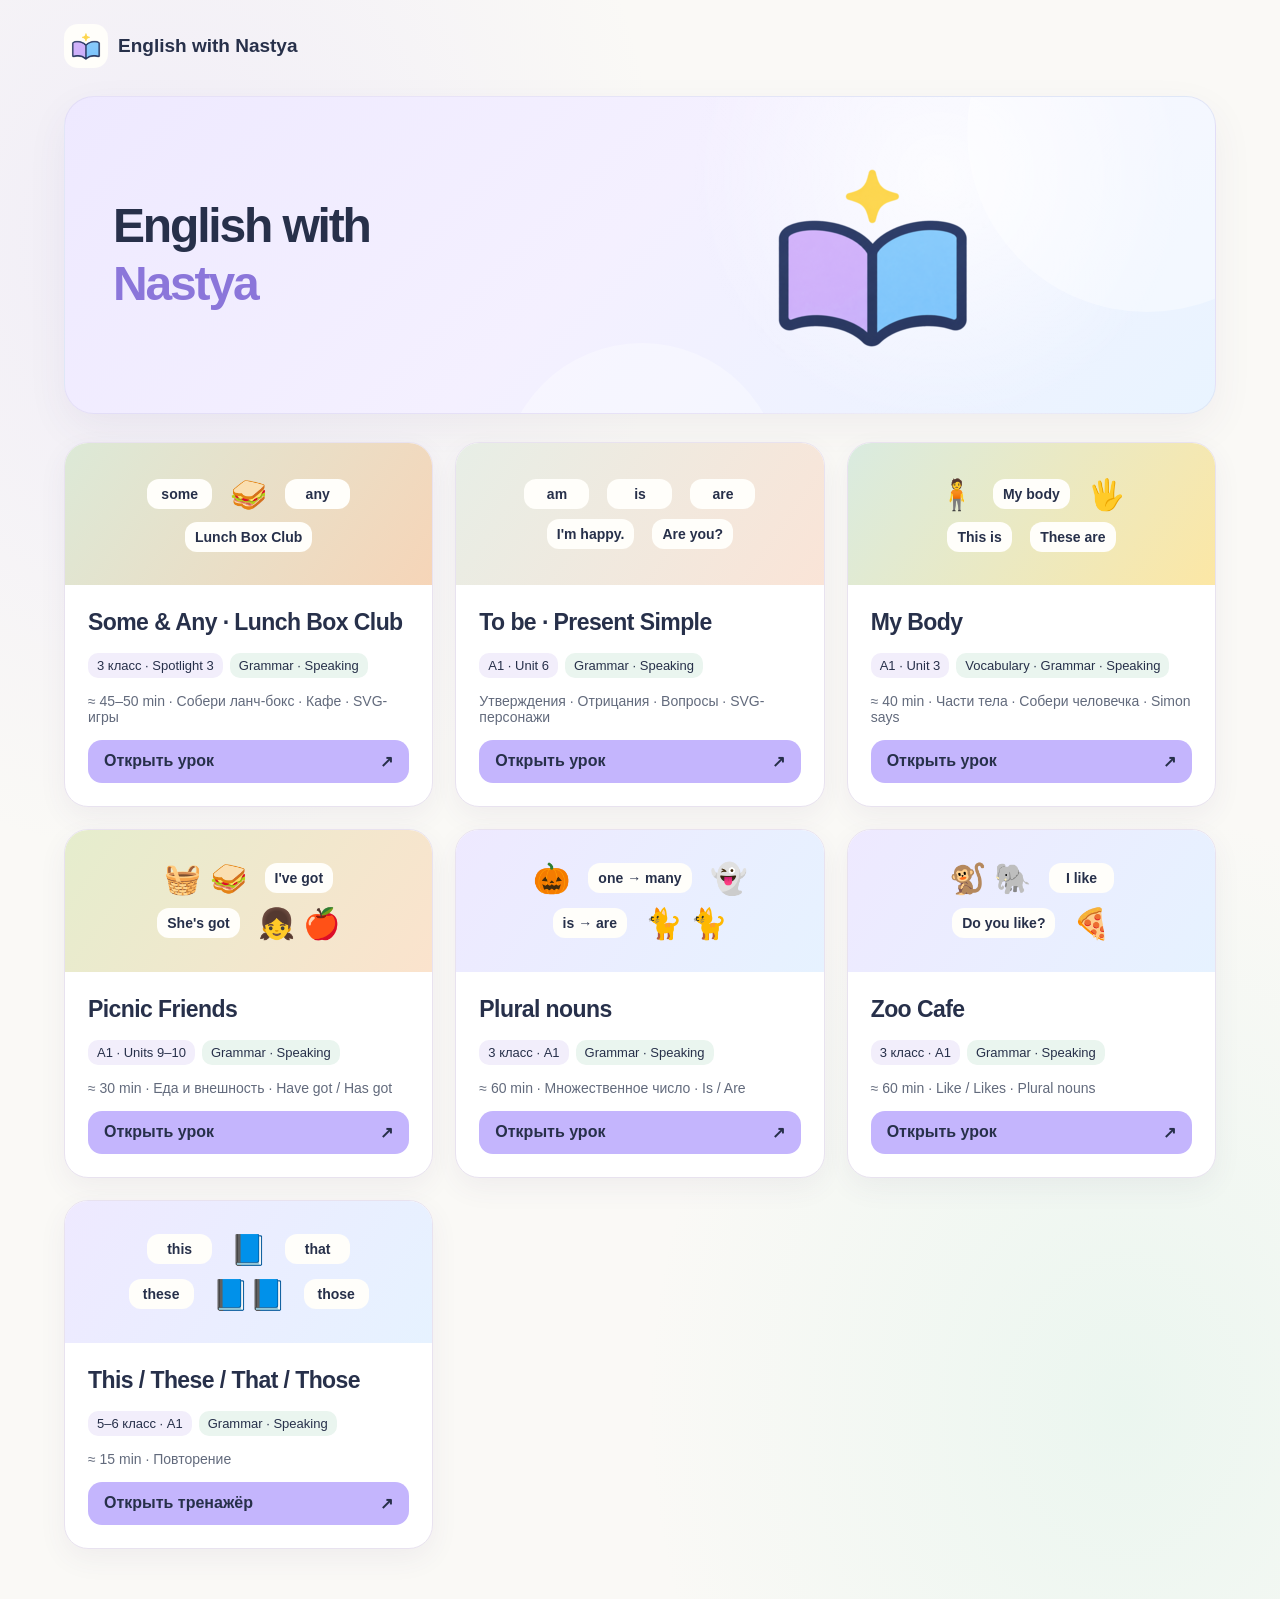
<file: index.html>
<!doctype html>
<html lang="en">
<head>
  <meta charset="utf-8">
  <meta name="viewport" content="width=device-width, initial-scale=1">
<link rel="icon" type="image/png" sizes="256x256" href="./favicon.png?v=3">
<meta name="theme-color" content="#faf9f6">
  <title>English with Nastya</title>
  <style>
    :root {
      color-scheme: light;
      --paper: #faf9f6;
      --ink: #27304a;
      --lavender: #c4b5fd;
      --lavender-deep: #8b76da;
      --blue: #bfdbfe;
      --mint: #bcebd9;
      --peach: #f8c7b5;
      --yellow: #fce7a5;
      --white: #fffefa;
    }

    * { box-sizing: border-box; }

    html, body { min-height: 100%; }

    body {
      margin: 0;
      overflow-x: hidden;
      background:
        radial-gradient(ellipse at 12% 15%, rgba(196, 181, 253, .18), transparent 32rem),
        radial-gradient(ellipse at 88% 88%, rgba(167, 232, 208, .18), transparent 30rem),
        var(--paper);
      color: var(--ink);
      font-family: "Nunito", "Avenir Next", Avenir, "Segoe UI", sans-serif;
    }

    .page {
      min-height: 100svh;
      display: grid;
      place-items: center;
      padding: clamp(20px, 5vw, 72px);
    }

    .hero {
      isolation: isolate;
      position: relative;
      display: grid;
      grid-template-columns: 1.05fr .95fr;
      align-items: center;
      width: min(100%, 1180px);
      min-height: min(690px, calc(100svh - 80px));
      padding: clamp(34px, 7vw, 88px);
      overflow: hidden;
      border: 1px solid rgba(92, 76, 151, .08);
      border-radius: clamp(30px, 5vw, 54px);
      background:
        radial-gradient(circle at 76% 25%, rgba(255,255,255,.82), transparent 27%),
        linear-gradient(135deg, #eee9ff 0%, #f4f0ff 47%, #e9f4ff 100%);
      box-shadow: 0 28px 80px rgba(72, 61, 117, .11);
    }

    .hero::before,
    .hero::after {
      content: "";
      position: absolute;
      z-index: -1;
      border-radius: 50%;
      pointer-events: none;
    }

    .hero::before {
      width: 360px;
      height: 360px;
      right: -112px;
      top: -145px;
      background: rgba(255, 255, 255, .36);
    }

    .hero::after {
      width: 280px;
      height: 280px;
      left: 38%;
      bottom: -210px;
      background: rgba(255, 255, 255, .32);
    }

    .title-wrap {
      position: relative;
      z-index: 2;
      max-width: 620px;
      animation: rise-in .8s cubic-bezier(.2,.8,.2,1) both;
    }

    .mark {
      display: grid;
      place-items: center;
      width: 62px;
      height: 62px;
      margin-bottom: clamp(26px, 4vw, 42px);
      border: 1px solid rgba(139, 118, 218, .16);
      border-radius: 21px;
      background: rgba(255, 254, 250, .76);
      box-shadow: 0 10px 24px rgba(91, 77, 143, .1);
    }

    .mark svg { width: 35px; height: 35px; }

    h1 {
      margin: 0;
      font-size: clamp(3.5rem, 8.2vw, 7.6rem);
      font-weight: 800;
      letter-spacing: -.075em;
      line-height: .91;
    }

    h1 span { display: block; }
    h1 .first { white-space: nowrap; }
    h1 .name {
      margin-top: .13em;
      color: var(--lavender-deep);
    }

    .art {
      position: relative;
      width: min(100%, 440px);
      aspect-ratio: 1 / 1;
      justify-self: center;
      animation: float-in 1s .12s cubic-bezier(.2,.8,.2,1) both;
    }

    .orbit {
      position: absolute;
      inset: 7%;
      border: 1px solid rgba(139, 118, 218, .18);
      border-radius: 50%;
      transform: rotate(-18deg) scaleY(.73);
    }

    .orbit::before,
    .orbit::after {
      content: "";
      position: absolute;
      border: 1px solid rgba(139, 118, 218, .12);
      border-radius: 50%;
      inset: 8%;
    }

    .orbit::after { inset: 17%; }

    .book {
      position: absolute;
      width: 63%;
      height: 47%;
      left: 19%;
      top: 29%;
      transform: rotate(-8deg);
      filter: drop-shadow(0 24px 18px rgba(81, 68, 124, .17));
    }

    .book-back {
      position: absolute;
      inset: 7% 0 0 4%;
      border-radius: 15px 20px 19px 13px;
      background: #8f7bd8;
      transform: skewY(3deg);
    }

    .book-pages {
      position: absolute;
      inset: 0 2% 9% 0;
      display: grid;
      grid-template-columns: 1fr 1fr;
      overflow: hidden;
      border-radius: 16px 20px 17px 13px;
      background: var(--white);
      box-shadow: inset 0 -5px 0 rgba(39, 48, 74, .045);
    }

    .book-pages::before {
      content: "";
      position: absolute;
      left: 50%;
      top: 0;
      bottom: 0;
      width: 2px;
      background: #e8e1fa;
      box-shadow: -5px 0 9px rgba(39, 48, 74, .04), 5px 0 9px rgba(39, 48, 74, .04);
    }

    .page-half { position: relative; padding: 14% 12%; }
    .page-half::before,
    .page-half::after {
      content: "";
      position: absolute;
      left: 19%;
      right: 19%;
      height: 3px;
      border-radius: 4px;
      background: #e9e4f4;
    }
    .page-half::before { top: 31%; }
    .page-half::after { top: 43%; }
    .page-half.right::before { background: #d6eddf; }
    .page-half.right::after { top: 55%; }

    .flower {
      position: absolute;
      width: 68px;
      height: 68px;
      right: 11%;
      bottom: 16%;
      transform: rotate(12deg);
    }

    .flower i {
      position: absolute;
      left: 27px;
      top: 2px;
      width: 15px;
      height: 29px;
      border-radius: 50% 50% 45% 45%;
      background: var(--peach);
      transform-origin: 7px 32px;
    }
    .flower i:nth-child(2) { transform: rotate(72deg); }
    .flower i:nth-child(3) { transform: rotate(144deg); }
    .flower i:nth-child(4) { transform: rotate(216deg); }
    .flower i:nth-child(5) { transform: rotate(288deg); }
    .flower b {
      position: absolute;
      left: 28px;
      top: 28px;
      width: 13px;
      height: 13px;
      border-radius: 50%;
      background: var(--yellow);
    }

    .tile {
      position: absolute;
      display: grid;
      place-items: center;
      width: clamp(54px, 8vw, 82px);
      aspect-ratio: 1;
      border: 1px solid rgba(255,255,255,.85);
      border-radius: 23px;
      color: var(--ink);
      font-size: clamp(1.5rem, 3vw, 2.35rem);
      font-weight: 800;
      box-shadow: 0 14px 30px rgba(74, 66, 116, .12);
    }

    .tile-a {
      top: 12%;
      left: 20%;
      background: var(--yellow);
      transform: rotate(-12deg);
    }
    .tile-b {
      top: 20%;
      right: 12%;
      background: var(--mint);
      transform: rotate(9deg);
    }
    .tile-c {
      bottom: 13%;
      left: 12%;
      background: var(--blue);
      transform: rotate(8deg);
    }

    .spark {
      position: absolute;
      color: #a28de8;
      font-size: 28px;
      line-height: 1;
    }
    .spark.one { top: 40%; right: 5%; }
    .spark.two { left: 43%; top: 8%; font-size: 19px; color: #e4aa83; }
    .spark.three { bottom: 26%; right: 20%; font-size: 18px; color: #79bca1; }

    @keyframes rise-in {
      from { opacity: 0; transform: translateY(18px); }
      to { opacity: 1; transform: translateY(0); }
    }
    @keyframes float-in {
      from { opacity: 0; transform: translateY(12px) scale(.97); }
      to { opacity: 1; transform: translateY(0) scale(1); }
    }

    @media (max-width: 760px) {
      .page { padding: 18px; }
      .hero {
        min-height: calc(100svh - 36px);
        grid-template-columns: 1fr;
        grid-template-rows: auto minmax(230px, 1fr);
        align-content: center;
        gap: 12px;
        padding: clamp(28px, 8vw, 52px);
      }
      .mark { width: 54px; height: 54px; border-radius: 18px; margin-bottom: 25px; }
      h1 { font-size: clamp(3.3rem, 15vw, 6.4rem); }
      .art { width: min(82vw, 360px); }
    }

    @media (max-width: 390px) {
      h1 { font-size: clamp(2.85rem, 14.5vw, 3.6rem); }
      .hero { padding: 25px; }
      .art { width: min(85vw, 300px); }
    }

    @media (prefers-reduced-motion: reduce) {
      *, *::before, *::after {
        animation-duration: .01ms !important;
        animation-iteration-count: 1 !important;
        scroll-behavior: auto !important;
      }
    }
  
    .page {display:flex;flex-direction:column;align-items:center;gap:28px;padding:24px clamp(18px,5vw,64px) 50px}
    .site-header{width:min(100%,1180px);display:flex;align-items:center;justify-content:space-between;gap:18px;flex-wrap:wrap}
    .brand{display:flex;align-items:center;gap:10px;font-weight:800;color:var(--ink);text-decoration:none;font-size:19px}
    .brand-icon{width:44px;height:44px;object-fit:contain;background:#fffefa;border-radius:14px;padding:3px;flex:none}
    .site-nav{display:flex;gap:8px;flex-wrap:wrap}
    .site-nav a{display:inline-flex;align-items:center;justify-content:center;min-height:44px;padding:10px 16px;border-radius:16px;border:1px solid #e5dff1;background:#fffefa;color:var(--ink);font:inherit;text-decoration:none;cursor:pointer}
    .site-nav a[aria-current=page]{background:#c4b5fd;border-color:#c4b5fd}
    .hero{min-height:0;padding:30px 48px;grid-template-columns:1.2fr .8fr;border-radius:30px;box-shadow:0 15px 40px #483d7510}
    .hero h1{font-size:clamp(32px,4vw,48px);line-height:1.08;letter-spacing:-.045em}\n    .hero-icon{width:min(100%,300px);aspect-ratio:1;object-fit:contain;justify-self:center;filter:drop-shadow(0 12px 18px rgba(39,48,74,.14))}
    .hero .mark{display:none}.hero .art{width:180px}.hero .tile{width:42px;font-size:21px;border-radius:13px}.hero .spark{font-size:18px}
    .catalog{width:min(100%,1180px);scroll-margin-top:20px}
    .lesson-grid{display:grid;grid-template-columns:repeat(3,minmax(0,1fr));gap:22px}
    .lesson-card{position:relative;overflow:hidden;background:#fff;border:1px solid #e8e2ef;border-radius:24px;box-shadow:0 10px 28px #483d7510;transition:transform .18s,box-shadow .18s}
    .lesson-card:hover{transform:translateY(-3px);box-shadow:0 16px 32px #483d7518}
    .lesson-cover{height:142px;display:grid;place-content:center;gap:10px;padding:20px;background:linear-gradient(125deg,#eee9ff,#e6f2ff);color:var(--ink);text-decoration:none}
    .cover-row{display:flex;justify-content:center;align-items:center;gap:18px;font-size:30px}.cover-row span{font-size:14px;font-weight:800;background:#fffefa;padding:7px 10px;border-radius:12px;min-width:65px;text-align:center}
    .lesson-info{padding:23px}.lesson-info h2{font-size:23px;line-height:1.3;margin:0 0 15px;letter-spacing:-.025em}.lesson-meta{display:flex;gap:7px;flex-wrap:wrap;font-size:13px}
    .lesson-meta span{padding:5px 9px;border-radius:10px;background:#f2eefb}.lesson-meta span:nth-child(2){background:#eaf5ef}
    .lesson-time{font-size:14px;color:#626a7c;margin:15px 0}.open-lesson{display:flex;justify-content:space-between;align-items:center;background:#c4b5fd;color:#27304a;border-radius:14px;padding:12px 16px;font-weight:700;text-decoration:none}
    a:focus-visible,button:focus-visible,input:focus-visible{outline:3px solid #7055a6;outline-offset:3px}
    @media(max-width:900px){.lesson-grid{grid-template-columns:repeat(2,minmax(0,1fr))}}
    @media(max-width:600px){.page{gap:20px}.hero{padding:26px;grid-template-columns:1fr auto;grid-template-rows:auto;gap:10px}.hero-icon{width:105px}.hero h1{font-size:32px}.lesson-grid{grid-template-columns:1fr}}
    @media(max-width:370px){.hero{grid-template-columns:1fr}.hero-icon{width:150px}}
</style>
</head>
<body>
  <main class="page">
    <header class="site-header">
      <a class="brand" href="./"><img class="brand-icon" src="./favicon.png?v=3" alt="">English with Nastya</a>
    </header>
    <section class="hero" aria-labelledby="site-title">
      <div class="title-wrap">
        <h1 id="site-title">
          <span class="first">English with</span>
          <span class="name">Nastya</span>
        </h1>
      </div>

      <img class="hero-icon" src="./favicon.png?v=3" alt="Раскрытая книга со звездой">
    </section>

    <section class="catalog" id="lessons" aria-label="Каталог уроков">
      <div class="lesson-grid">
<article class="lesson-card" id="some-any-card">
<a class="lesson-cover" href="./lessons/some-any/index.html" aria-label="Открыть урок Some &amp; Any" style="background:linear-gradient(125deg,#dce9d7,#f6d5b8)">
<div class="cover-row" aria-hidden="true"><span>some</span> 🥪 <span>any</span></div>
<div class="cover-row" aria-hidden="true"><span>Lunch Box Club</span></div></a>
<div class="lesson-info"><h2><a href="./lessons/some-any/index.html" style="color:inherit;text-decoration:none">Some &amp; Any · Lunch Box Club</a></h2>
<div class="lesson-meta"><span>3 класс · Spotlight 3</span><span>Grammar · Speaking</span></div>
<p class="lesson-time">≈ 45–50 min · Собери ланч-бокс · Кафе · SVG-игры</p>
<a class="open-lesson" href="./lessons/some-any/index.html"><span>Открыть урок</span><span aria-hidden="true">↗</span></a></div></article>

<article class="lesson-card" id="to-be-card">
<a class="lesson-cover" href="./lessons/to-be/index.html" aria-label="Открыть урок To be" style="background:linear-gradient(125deg,#e7eee6,#fae4d7)">
<div class="cover-row" aria-hidden="true"><span>am</span><span>is</span><span>are</span></div>
<div class="cover-row" aria-hidden="true"><span>I'm happy.</span><span>Are you?</span></div></a>
<div class="lesson-info"><h2><a href="./lessons/to-be/index.html" style="color:inherit;text-decoration:none">To be · Present Simple</a></h2>
<div class="lesson-meta"><span>A1 · Unit 6</span><span>Grammar · Speaking</span></div>
<p class="lesson-time">Утверждения · Отрицания · Вопросы · SVG-персонажи</p>
<a class="open-lesson" href="./lessons/to-be/index.html"><span>Открыть урок</span><span aria-hidden="true">↗</span></a></div></article>
        <article class="lesson-card" id="my-body-card">
          <a class="lesson-cover" href="./lessons/my-body/index.html" aria-label="Открыть урок My Body" style="background:linear-gradient(125deg,#d9ebe0,#fce7a5)">
            <div class="cover-row" aria-hidden="true">🧍 <span>My body</span> 🖐️</div>
            <div class="cover-row" aria-hidden="true"><span>This is</span><span>These are</span></div>
          </a>
          <div class="lesson-info">
            <h2><a href="./lessons/my-body/index.html" style="color:inherit;text-decoration:none">My Body</a></h2>
            <div class="lesson-meta"><span>A1 · Unit 3</span><span>Vocabulary · Grammar · Speaking</span></div>
            <p class="lesson-time">≈ 40 min · Части тела · Собери человечка · Simon says</p>
            <a class="open-lesson" href="./lessons/my-body/index.html"><span>Открыть урок</span><span aria-hidden="true">↗</span></a>
          </div>
        </article>
        <article class="lesson-card" id="picnic-friends-card">
          <a class="lesson-cover" href="./lessons/picnic-friends/index.html" aria-label="Открыть урок Picnic Friends" style="background:linear-gradient(125deg,#e5edcd,#fbe3cd)">
            <div class="cover-row" aria-hidden="true">🧺 🥪 <span>I've got</span></div>
            <div class="cover-row" aria-hidden="true"><span>She's got</span> 👧 🍎</div>
          </a>
          <div class="lesson-info">
            <h2><a href="./lessons/picnic-friends/index.html" style="color:inherit;text-decoration:none">Picnic Friends</a></h2>
            <div class="lesson-meta"><span>A1 · Units 9–10</span><span>Grammar · Speaking</span></div>
            <p class="lesson-time">≈ 30 min · Еда и внешность · Have got / Has got</p>
            <a class="open-lesson" href="./lessons/picnic-friends/index.html"><span>Открыть урок</span><span aria-hidden="true">↗</span></a>
          </div>
        </article>
        <article class="lesson-card" id="plural-nouns-card">
          <a class="lesson-cover" href="./lessons/plural-nouns/index.html" aria-label="Открыть урок Plural nouns">
            <div class="cover-row" aria-hidden="true">🎃 <span>one → many</span> 👻</div>
            <div class="cover-row" aria-hidden="true"><span>is → are</span> 🐈 🐈</div>
          </a>
          <div class="lesson-info">
            <h2><a href="./lessons/plural-nouns/index.html" style="color:inherit;text-decoration:none">Plural nouns</a></h2>
            <div class="lesson-meta"><span>3 класс · A1</span><span>Grammar · Speaking</span></div>
            <p class="lesson-time">≈ 60 min · Множественное число · Is / Are</p>
            <a class="open-lesson" href="./lessons/plural-nouns/index.html"><span>Открыть урок</span><span aria-hidden="true">↗</span></a>
          </div>
        </article>
        
        <article class="lesson-card" id="zoo-cafe-card">
          <a class="lesson-cover" href="./lessons/zoo-cafe/index.html" aria-label="Открыть урок Zoo Cafe">
            <div class="cover-row" aria-hidden="true">🐒 🐘 <span>I like</span></div>
            <div class="cover-row" aria-hidden="true"><span>Do you like?</span>🍕</div>
          </a>
          <div class="lesson-info">
            <h2><a href="./lessons/zoo-cafe/index.html" style="color:inherit;text-decoration:none">Zoo Cafe</a></h2>
            <div class="lesson-meta"><span>3 класс · A1</span><span>Grammar · Speaking</span></div>
            <p class="lesson-time">≈ 60 min · Like / Likes · Plural nouns</p>
            <a class="open-lesson" href="./lessons/zoo-cafe/index.html"><span>Открыть урок</span><span aria-hidden="true">↗</span></a>
          </div>
        </article>
        <article class="lesson-card" id="demonstratives-card">
          <a class="lesson-cover" href="./lessons/this-these-that-those/index.html" aria-label="Открыть урок This, these, that, those">
            <div class="cover-row" aria-hidden="true"><span>this</span>📘<span>that</span></div>
            <div class="cover-row" aria-hidden="true"><span>these</span>📘📘<span>those</span></div>
          </a>
          <div class="lesson-info">
            <h2><a href="./lessons/this-these-that-those/index.html" style="color:inherit;text-decoration:none">This / These / That / Those</a></h2>
            <div class="lesson-meta"><span>5–6 класс · A1</span><span>Grammar · Speaking</span></div>
            <p class="lesson-time">≈ 15 min · Повторение</p>
            <a class="open-lesson" href="./lessons/this-these-that-those/index.html"><span>Открыть тренажёр</span><span aria-hidden="true">↗</span></a>
          </div>
        </article>
      </div>
    </section>
  </main>

</body>
</html>
</file>
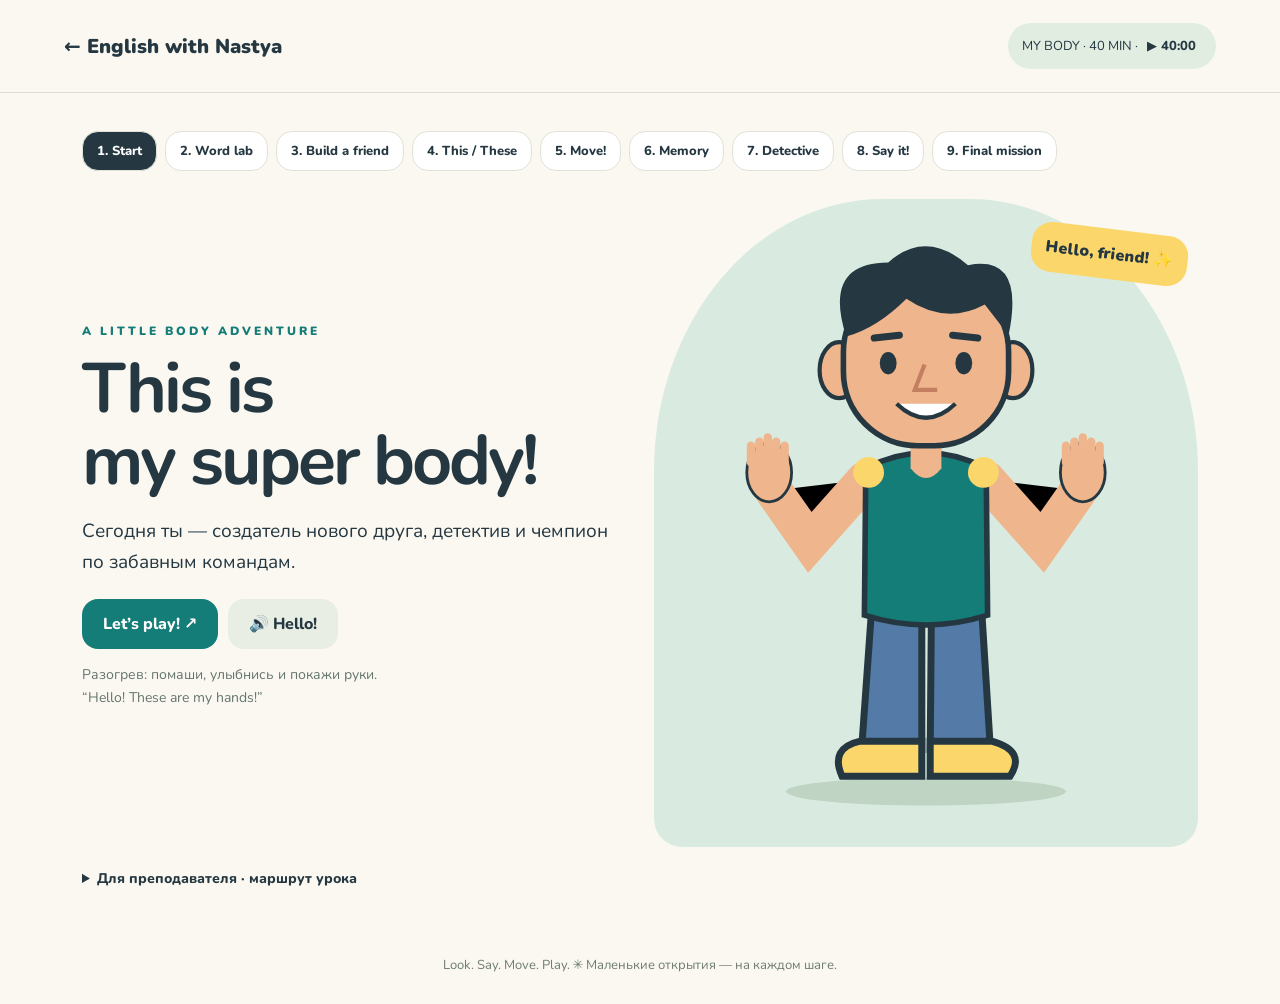
<file: lessons/my-body/index.html>
<!doctype html><html lang="ru"><meta charset="utf-8"><meta name="viewport" content="width=device-width, initial-scale=1"><link rel="icon" href="../../favicon.png"><title>My Body — Play & Learn</title><style>
@import url('https://fonts.googleapis.com/css2?family=Nunito:wght@500;700;800;900&display=swap');
:root{--ink:#253842;--teal:#147d78;--paper:#faf8f0;--pink:#f582a2;--yellow:#fbd76b}*{box-sizing:border-box}body{margin:0;background:var(--paper);color:var(--ink);font-family:Nunito,system-ui,sans-serif}button,input{font:inherit}button{cursor:pointer;border:0;border-radius:16px;padding:14px 21px;background:var(--teal);color:white;font-weight:800;transition:.18s}button:hover{transform:translateY(-2px);filter:brightness(1.07)}button:focus-visible{outline:4px solid #f39b35}header{padding:23px 5%;display:flex;justify-content:space-between;align-items:center;border-bottom:1px solid #d9ded5}.logo{font-weight:900;font-size:20px}.tag{background:#e2ede1;padding:8px 14px;border-radius:30px;font-size:13px}main{max-width:1180px;margin:auto;padding:38px 32px}nav{display:flex;gap:8px;flex-wrap:wrap;margin-bottom:28px}nav button{background:white;color:var(--ink);padding:10px 14px;font-size:13px;border:1px solid #e0e3d8}nav button.active{background:var(--ink);color:white}.eyebrow{text-transform:uppercase;letter-spacing:3px;font-size:12px;color:var(--teal);font-weight:900}h1{font-size:clamp(40px,6vw,70px);letter-spacing:-3px;line-height:1.02;margin:15px 0}h2{font-size:36px;margin:10px 0 14px;letter-spacing:-1px}p{line-height:1.65}.lead{font-size:19px;max-width:580px}.grid{display:grid;grid-template-columns:1fr 1fr;gap:28px;align-items:center}.panel{background:white;border:1px solid #e4e5da;border-radius:28px;padding:28px}.hero-art{background:#d9ebe0;position:relative;border-radius:42% 42% 28px 28px;padding:20px}.cards{display:grid;grid-template-columns:repeat(5,1fr);gap:12px}.word{background:white;color:var(--ink);border:1px solid #e2e4d9;padding:18px 8px;font-size:18px}.word svg{width:100%;height:100px;display:block}.muted{color:#64756e;font-size:14px}.actions{display:flex;gap:10px;flex-wrap:wrap;margin-top:20px}.secondary{background:#e9eee4;color:var(--ink)}.pink{background:var(--pink);color:var(--ink)}.big{font-size:clamp(26px,4vw,42px);font-weight:900;text-align:center;margin:24px 0}.stage{text-align:center;background:#eef3e9;border-radius:24px;padding:22px;min-height:280px}.stage svg{height:330px;max-width:100%}.feedback{min-height:38px;color:var(--teal);font-size:20px;font-weight:900;margin-top:18px}.options{display:flex;gap:12px;justify-content:center;flex-wrap:wrap}.options button{min-width:135px}.progress{height:6px;background:#e2e8db;margin-top:22px;border-radius:10px;overflow:hidden}.progress i{display:block;height:100%;background:var(--teal)}.chip{display:inline-block;background:var(--yellow);padding:8px 14px;border-radius:40px;font-weight:800}.task-list{display:grid;grid-template-columns:repeat(2,1fr);gap:10px}.task-list button{background:white;color:var(--ink);border:1px solid #dae1d5;text-align:left}.task-list button.done{background:#d7e8d8}.small{font-size:13px}input{padding:14px;border:2px solid #cbd8c9;border-radius:12px;max-width:100%}.timer{background:none;color:var(--ink);padding:6px}footer{text-align:center;padding:30px;color:#6e7c70;font-size:13px}.bubble{position:absolute;right:10px;top:30px;background:var(--yellow);padding:14px;border-radius:20px;transform:rotate(7deg);font-weight:900}details{margin-top:22px;font-size:14px}summary{cursor:pointer;font-weight:800}.mini{font-size:15px;padding:10px 15px}.hidden{visibility:hidden}@media(max-width:760px){main{padding:22px 16px}.grid{grid-template-columns:1fr}.cards{grid-template-columns:repeat(2,1fr)}h1{letter-spacing:-2px}.panel{padding:20px}header{padding:18px}.tag{font-size:11px}.stage svg{height:280px}}
</style><header><a class="logo" href="../../" style="color:inherit;text-decoration:none">← English with Nastya</a><span class="tag">MY BODY · 40 MIN · <button class="timer" id="clock" onclick="toggleTimer()">▶ 40:00</button></span></header><main><nav id="nav"></nav><div id="app"></div></main><footer>Look. Say. Move. Play. ✳ Маленькие открытия — на каждом шаге.</footer>
<script>
const words=['arms','nose','face','legs','ears','fingers','hands','eyes','eyebrows','shoulders'];const singular=['arm','nose','face','leg','ear','finger','hand','eye','eyebrow','shoulder'];let section=0,q=0,score=0,built=new Set(),memory=[],flipped=[],lock=false,timer=null,seconds=2400;const names=['Start','Word lab','Build a friend','This / These','Move!','Memory','Detective','Say it!','Final mission'];const times=['2','6','6','5','5','4','4','4','4'];const app=document.getElementById('app');
function say(t){if('speechSynthesis'in window){speechSynthesis.cancel();let u=new SpeechSynthesisUtterance(t);u.lang='en-GB';u.rate=.8;speechSynthesis.speak(u)}}
function person(parts=null,focus='',odd=false){const on=n=>!parts||parts.has(n);const vis=n=>on(n)?'':'opacity="0"';const col=n=>focus===n?'#ee6f91':'#efb58c';return `<svg viewBox="0 0 360 430" role="img" aria-label="Body illustration"><ellipse cx="180" cy="409" rx="100" ry="10" fill="#bfd4c3"/><g ${vis('legs')} fill="#547ba7" stroke="#253842" stroke-width="5"><path d="M142 267h35v112h-43z"/><path d="M184 267h35l7 112h-43z"/><path d="M133 373h44v25h-57q-9-20 13-25" fill="#fbd76b"/><path d="M183 373h44q25 7 13 25h-57z" fill="#fbd76b"/></g><g ${vis('arms')} stroke="${col('arms')}" stroke-width="27" stroke-linecap="round"><path d="M137 186L97 231 71 194"/><path d="M223 186L263 231 289 194"/></g><g ${vis('hands')} fill="${col('hands')}" stroke="#253842" stroke-width="2"><ellipse cx="68" cy="181" rx="16" ry="21"/><ellipse cx="292" cy="181" rx="16" ry="21"/></g><g ${vis('fingers')} stroke="${col('fingers')}" stroke-width="6" stroke-linecap="round">${[0,1,2,3,4].map(i=>`<path d="M${55+i*6} 174v-${18-Math.abs(2-i)*3}"/><path d="M${280+i*6} 174v-${18-Math.abs(2-i)*3}"/>`).join('')}</g><path d="M137 178Q180 156 223 178L224 283Q180 297 136 283Z" fill="#147d78" stroke="#253842" stroke-width="4"/><path d="M169 155v23q11 14 22 0v-23" fill="#efb58c"/><g ${vis('ears')} fill="${col('ears')}" stroke="#253842" stroke-width="3"><ellipse cx="118" cy="108" rx="14" ry="20"/><ellipse cx="242" cy="108" rx="14" ry="20"/></g><g ${vis('face')}><rect x="121" y="42" width="118" height="120" rx="53" fill="${col('face')}" stroke="#253842" stroke-width="4"/><path d="M123 84Q106 31 153 31Q180 7 210 33Q251 25 239 83L222 61Q194 76 166 57Q145 78 123 84" fill="#253842"/><path d="M159 132Q180 152 201 132" fill="white" stroke="#253842" stroke-width="3"/></g><g ${vis('eyes')} fill="#253842"><ellipse cx="153" cy="103" rx="6" ry="8"/><ellipse cx="207" cy="103" rx="6" ry="8"/>${odd?'<ellipse cx="180" cy="88" rx="6" ry="8"/>':''}</g><g ${vis('eyebrows')} stroke="${focus==='eyebrows'?'#ee6f91':'#253842'}" stroke-width="5" stroke-linecap="round"><path d="M143 85l18-2M199 83l18 2"/></g><path ${vis('nose')} d="M179 104l-7 18h16" fill="${col('nose')}" stroke="#c47f62" stroke-width="3"/><g ${vis('shoulders')} fill="${focus==='shoulders'?'#ee6f91':'#fbd76b'}"><circle cx="139" cy="181" r="11"/><circle cx="221" cy="181" r="11"/></g><\/svg>`}
function sentence(w){return ['nose','face'].includes(w)?`This is my ${w}.`:`These are my ${w}.`}
function feedback(t){document.getElementById('fb').textContent=t}function next(){q++;render()}function go(i){section=i;q=0;score=0;render()}function shell(title,sub,body){app.innerHTML=`<div class="eyebrow">MISSION ${String(section).padStart(2,'0')} · ${times[section]} MINUTES</div><h2>${title}</h2><p class="muted">${sub}</p>${body}`}
function render(){document.getElementById('nav').innerHTML=names.map((n,i)=>`<button class="${i===section?'active':''}" onclick="go(${i})">${i+1}. ${n}</button>`).join('');
if(section===0){app.innerHTML=`<div class="grid"><div><div class="eyebrow">A LITTLE BODY ADVENTURE</div><h1>This is<br>my super body!</h1><p class="lead">Сегодня ты — создатель нового друга, детектив и чемпион по забавным командам.</p><div class="actions"><button onclick="go(1)">Let’s play! ↗</button><button class="secondary" onclick="say('Hello! Show me your hands!')">🔊 Hello!</button></div><p class="muted">Разогрев: помаши, улыбнись и покажи руки.<br>“Hello! These are my hands!”</p></div><div class="hero-art">${person()}<span class="bubble">Hello, friend! ✨</span></div></div><details><summary>Для преподавателя · маршрут урока</summary><p>2 мин — приветствие; 6 — слова; 6 — сборка; 5 — грамматика; 5 — движения; 4 — память; 4 — детектив; 4 — речь; 4 — финал. При демонстрации экрана ученик говорит и показывает, преподаватель нажимает. Кнопки 🔊 используют голос браузера; если звук недоступен, читайте сами. Таймер запускается отдельно, переходы свободные. Ученик сначала отвечает устно, затем открывает ответ. Часть тела собирается нажатием после фразы ученика.</p></details>`;return}
if(section===1){let w=words[q%10];shell('Look, listen & point','Нажми на слово, послушай и найди эту часть тела у себя.',`<div class="grid"><div class="stage">${person(null,w)}</div><div><span class="chip">${q%10+1} / 10</span><div class="big">${w}</div><div class="options"><button onclick="say('${w}')">🔊 Listen</button><button class="secondary" onclick="say('${sentence(w)}')">🔊 Sentence</button></div><p>1. Say it. 2. Point to it. 3. Say a sentence.</p><button onclick="next()">Next word →</button></div></div><div class="cards" style="margin-top:22px">${words.map((x,i)=>`<button class="word" onclick="q=${i};render();say('${x}')">${x}</button>`).join('')}</div>`)}
if(section===2){shell('Build a friend','Назови часть тела и произнеси фразу. Затем нажми на деталь — она появится у человечка.',`<div class="grid"><div class="stage">${person(built)}</div><div><span class="chip">${built.size} / 10 pieces</span><h2>${built.size===10?'Hello, new friend!':'Piece by piece ✨'}</h2><p>“This is my face.”<br>“These are my arms.”</p><div class="task-list">${words.map(w=>`<button class="${built.has(w)?'done':''}" onclick="built.add('${w}');say('${sentence(w)}');render()">${built.has(w)?'✓':'＋'} ${w}</button>`).join('')}</div><div class="actions"><button class="secondary mini" onclick="built.clear();render()">Start again</button><button class="mini" onclick="go(3)">Next mission →</button></div></div></div>`)}
if(section===3){let items=['nose','arms','face','eyes','ear','hands','leg','eyebrows','finger','shoulders'];let w=items[q%10],one=singular.includes(w);shell('One or more?','Одна часть: This is my… Несколько: These are my… Сначала скажи предложение целиком.',`<div class="grid"><div class="panel"><span class="chip">ONE</span><h2>This is my nose.</h2><p>Один нос → <b>This is</b></p><span class="chip">MORE THAN ONE</span><h2>These are my arms.</h2><p>Две руки → <b>These are</b></p></div><div class="stage"><span class="muted">${q%10+1} / 10</span><div class="big">___ my ${w}.</div><div class="options"><button onclick="answerGrammar(true,${one})">This is</button><button class="pink" onclick="answerGrammar(false,${one})">These are</button></div><div class="feedback" id="fb"></div><button class="secondary" onclick="next()">Next →</button></div></div>`)}
if(section===4){let cmds=['Touch your nose.','Show me your hands.','Point to your ears.','Touch your shoulders.','Wiggle your fingers.','Point to your eyes.','Touch your face.','Move your arms.','Point to your legs.','Touch your eyebrows.','Simon says: touch your nose.','Touch your ears.','Simon says: show me your hands.','Move your arms.','Simon says: touch your shoulders.'];let c=cmds[q%15];shell('Move, freeze, giggle!','Сначала выполняй команды. С карточки 11: двигайся, только если услышишь “Simon says”.',`<div class="stage"><span class="chip">${q%15+1} / 15 · ${q%15<10?'MOVE!':'SIMON SAYS'}</span><div style="font-size:65px;margin-top:15px">${q%15<10?'🕺':'🧊'}</div><div class="big" id="cmd">Listen…</div><div class="options"><button onclick="say('${c}')">🔊 Command</button><button class="secondary" onclick="document.getElementById('cmd').textContent='${c}'">Show command</button><button onclick="next()">Next →</button></div></div><details><summary>Бонус: ученик становится ведущим</summary><p>Ученик даёт 3 команды учителю. Учитель иногда ошибается — ученик исправляет и показывает верное движение. В Simon says команды 12 и 14 выполнять не нужно.</p></details>`)}
if(section===5){if(!memory.length)resetMemory();shell('Memory match','Найди пары: одна часть тела ↔ несколько. Читай обе карточки: one hand — two hands.',`<div class="task-list" id="memory">${memory.map((x,i)=>`<button style="text-align:center;min-height:70px" id="m${i}" onclick="flip(${i})">★</button>`).join('')}</div><div class="feedback" id="fb"></div><button class="secondary" onclick="resetMemory();render()">New game ↻</button>`)}
if(section===6){let tasks=[['nose','These are my nose.'],['hands','This is my hands.'],['face','These are my face.'],['eyebrows','This is my eyebrows.'],['legs','This is my legs.'],['ears','This is my ears.']];let [w,bad]=tasks[q%6];shell('The silly sentence detective','Робот путает фразы. Найди ошибку и скажи правильно, затем проверь.',`<div class="grid"><div class="stage">${person(null,w)}</div><div class="panel"><span class="chip">CASE ${q%6+1} / 6</span><p class="big">“${bad}”</p><button onclick="feedback('${sentence(w)}');say('${sentence(w)}')">Reveal the correct sentence</button><div class="feedback" id="fb"></div><button class="secondary" onclick="next()">Next case →</button></div></div>`)}
if(section===7){const prompts=['Ты у зеркала. Покажи нос и скажи о нём.','Покажи обе руки целиком (arms). Скажи предложение.','Покажи свои пальцы. Скажи предложение.','Покажи лицо. Скажи предложение.','Покажи брови. Скажи предложение.','Покажи плечи. Скажи предложение.','Покажи глаза. Скажи предложение.','Покажи ноги. Скажи предложение.'];const ws=['nose','arms','fingers','face','eyebrows','shoulders','eyes','legs'];shell('Your turn to speak','Без подсказки на английском: покажи и скажи. Учитель открывает пример после ответа.',`<div class="stage"><span class="chip">${q%8+1} / 8</span><div class="big">${prompts[q%8]}</div><div class="options"><button onclick="feedback('${sentence(ws[q%8])}')">Check</button><button class="secondary" onclick="next()">Next →</button></div><div class="feedback" id="fb"></div></div><details><summary>Draw & describe · дополнительное задание</summary><p>Нарисуй на бумаге забавного героя за 1 минуту. Представь, что ты этот герой. Покажи на рисунке лицо, нос, руки и ноги и скажи 4 предложения. Учитель может нарисовать своего героя и поменяться ролями.</p></details>`)}
if(section===8){const checks=['Назови 5 частей тела без подсказки.','Покажи нос: скажи полное предложение.','Покажи пальцы: скажи полное предложение.','Дай учителю две команды с Touch / Point to / Show me.','Скажи два предложения о собранном друге.'];shell('Final mission: body expert!','Пять заданий без подсказок. Нажимайте на выполненные миссии вместе.',`<div class="grid"><div class="panel"><span class="chip">YOU CAN DO IT!</span><h2>My body passport ✳</h2><div class="task-list" style="grid-template-columns:1fr">${checks.map((c,i)=>`<button onclick="this.classList.toggle('done');this.setAttribute('aria-pressed',this.classList.contains('done'))">☆ ${c}</button>`).join('')}</div><div class="actions"><button onclick="document.getElementById('celebrate').textContent='Amazing work! You are a body expert! ⭐';say('Amazing work!')">Finish the adventure ✨</button></div><div class="feedback" id="celebrate"></div></div><div class="hero-art">${person()}<p style="text-align:center"><b>Домашняя мини-миссия:</b> нарисуй себя и подпиши 5 частей тела. Скажи дома 3 предложения.</p></div></div>`)}}
function answerGrammar(chosen,correct){if(chosen===correct){feedback('Yes! Say the whole sentence. ⭐');say('Well done!')}else feedback('Try again: one or more than one?')}
function resetMemory(){memory=['arm','hand','ear','eye','leg','finger'].flatMap((x,i)=>[{id:i,text:'one '+x},{id:i,text:'two '+x+'s'}]).sort(()=>Math.random()-.5);flipped=[];lock=false}
function flip(i){if(lock||flipped.includes(i)||document.getElementById('m'+i).dataset.done)return;let b=document.getElementById('m'+i);b.textContent=memory[i].text;say(memory[i].text);flipped.push(i);if(flipped.length===2){let [a,c]=flipped;if(memory[a].id===memory[c].id){[a,c].forEach(n=>{let z=document.getElementById('m'+n);z.dataset.done='1';z.classList.add('done')});flipped=[];feedback('A pair! Say: These are my '+memory[a].text.split(' ')[1].replace(/s$/,'')+'s.');}else{lock=true;setTimeout(()=>{if(section===5)[a,c].forEach(n=>{let z=document.getElementById('m'+n);if(z)z.textContent='★'});flipped=[];lock=false},1400)}}}
function toggleTimer(){if(timer){clearInterval(timer);timer=null}else timer=setInterval(()=>{if(seconds>0)seconds--;else{clearInterval(timer);timer=null}drawClock()},1000);drawClock()}function drawClock(){document.getElementById('clock').textContent=(timer?'Ⅱ ':'▶ ')+Math.floor(seconds/60)+':'+String(seconds%60).padStart(2,'0')}render();
</script></html>
</file>
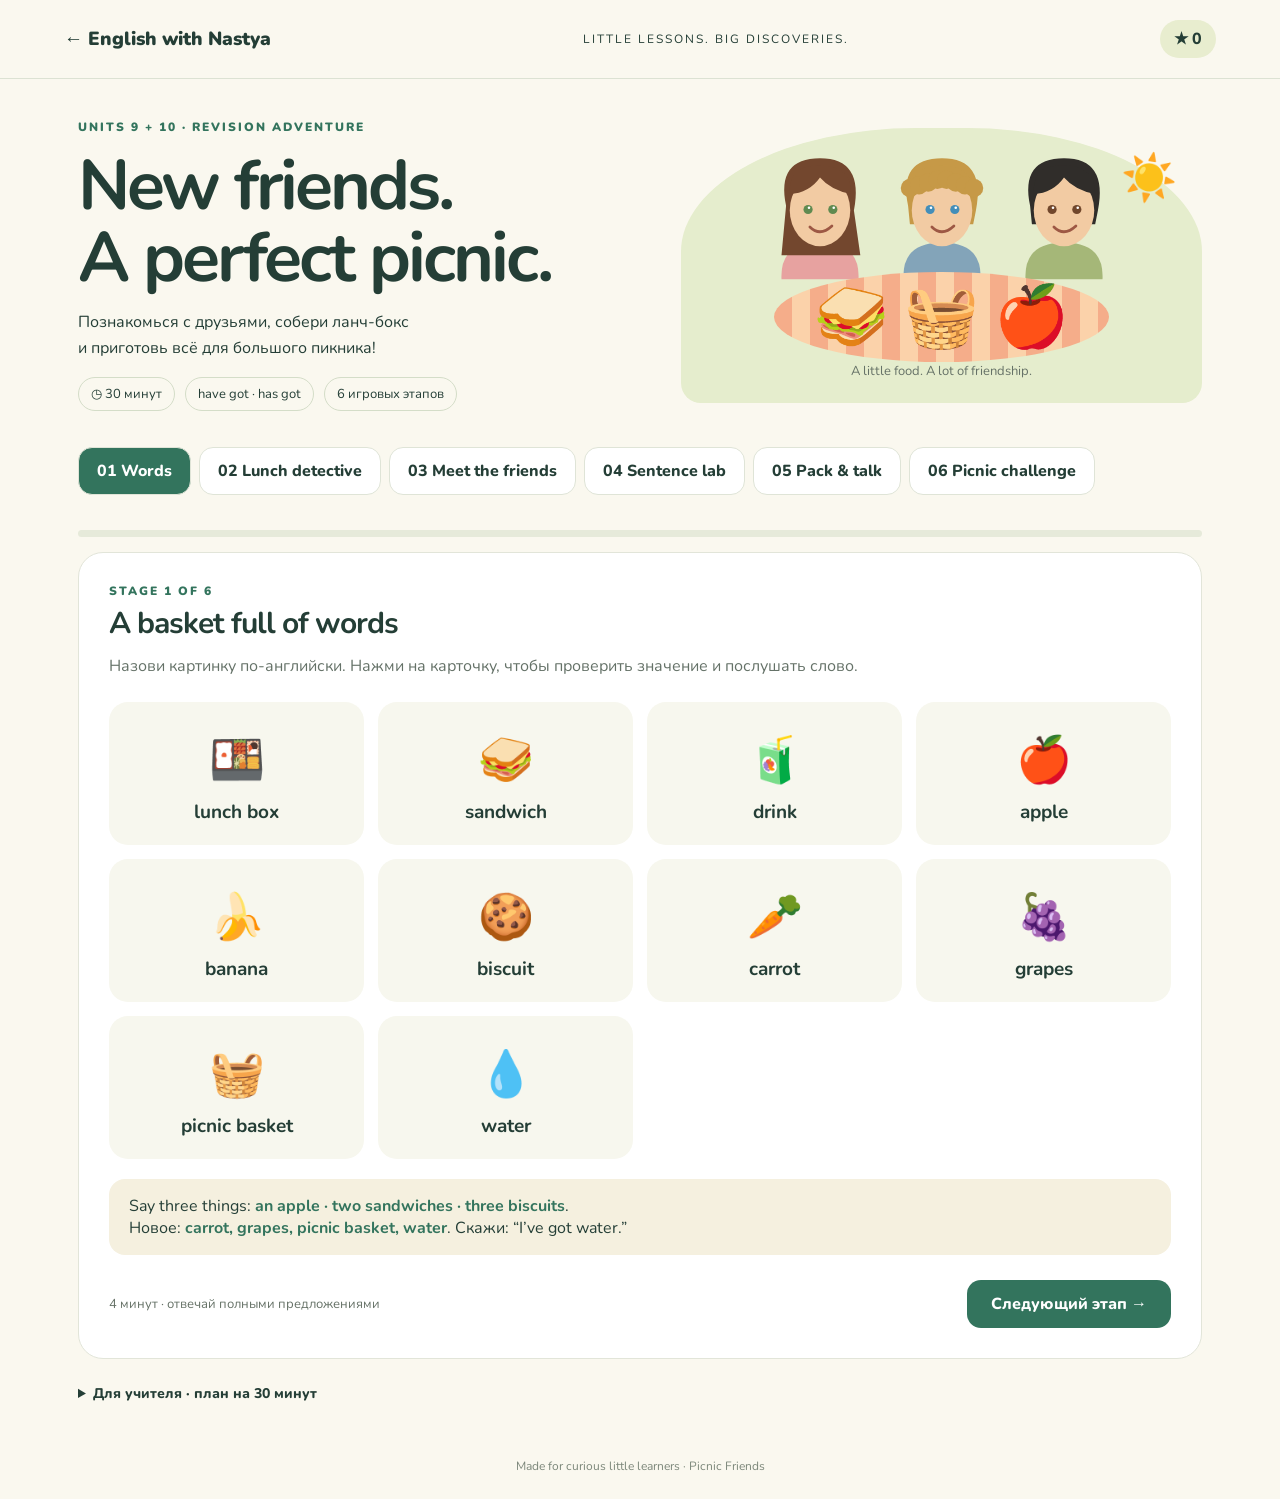
<file: lessons/picnic-friends/index.html>
<!DOCTYPE html><html lang="en"><head><meta charset="UTF-8"><meta name="viewport" content="width=device-width,initial-scale=1"><title>Picnic Friends | English with Nastya</title><link rel="icon" href="../../favicon.png?v=3"><style>
@import url('https://fonts.googleapis.com/css2?family=Nunito:wght@400;600;700;800;900&display=swap');
:root{--ink:#243e36;--green:#33745d;--lime:#e5eea5;--cream:#faf8ef;--orange:#f9b989}*{box-sizing:border-box}body{margin:0;background:var(--cream);color:var(--ink);font-family:Nunito,Arial,sans-serif}button,input,textarea{font:inherit}button{cursor:pointer;border:0;color:inherit}button:focus-visible,input:focus-visible,textarea:focus-visible{outline:3px solid #e58b48;outline-offset:3px}.top{display:flex;align-items:center;justify-content:space-between;padding:20px 5%;border-bottom:1px solid #dce2d3}.brand{font-weight:900;font-size:19px}.tag{font-size:12px;letter-spacing:2px;text-transform:uppercase}.wrap{max-width:1180px;margin:auto;padding:30px 28px}.hero{display:grid;grid-template-columns:1.1fr 1fr;gap:30px;align-items:center;margin:10px 0 30px}h1{font-size:clamp(40px,6vw,70px);line-height:1.03;margin:15px 0;letter-spacing:-3px}p{line-height:1.6}.eyebrow{font-size:12px;font-weight:900;letter-spacing:2px;text-transform:uppercase;color:var(--green)}.heroart{min-height:275px;border-radius:45% 45% 20px 20px;background:#e5edcd;position:relative;display:flex;justify-content:center;align-items:center;flex-direction:column}.sun{position:absolute;right:25px;top:20px;font-size:45px}.friends{display:flex;gap:12px;align-items:end}.picnic{font-size:60px;background:repeating-linear-gradient(90deg,#f5ad8a 0 18px,#fbd2aa 18px 36px);border-radius:50%;padding:4px 40px;margin-top:-8px}.pills{display:flex;gap:10px;flex-wrap:wrap}.pill{border:1px solid #d4ddc8;padding:7px 12px;border-radius:20px;font-size:13px}.primary{background:var(--green);color:white;padding:13px 24px;border-radius:14px;font-weight:800}.secondary{background:#e8eddc;padding:12px 18px;border-radius:12px;font-weight:800}nav{display:flex;gap:8px;overflow:auto;padding:6px 0 20px}nav button{white-space:nowrap;background:white;padding:12px 18px;border-radius:14px;border:1px solid #dfe4d7;font-weight:800}nav button.active{background:var(--green);color:white}.panel{background:white;border:1px solid #e2e5d9;border-radius:25px;padding:30px;min-height:400px}h2{font-size:30px;margin:4px 0 10px;letter-spacing:-1px}.sub{color:#657268;margin:0 0 22px}.grid{display:grid;grid-template-columns:repeat(4,1fr);gap:14px}.card{background:#f7f7ee;border:2px solid transparent;border-radius:19px;padding:18px;text-align:center}.card:hover{border-color:#bed4aa}.emoji{font-size:45px;display:block;margin:8px}.card strong{display:block;font-size:19px}.small{font-size:13px;color:#667267}.bottom{display:flex;justify-content:space-between;align-items:center;gap:15px;margin-top:25px}.progress{height:7px;background:#e6eada;border-radius:8px;overflow:hidden;margin:15px 0}.progress i{display:block;height:100%;background:#e69a6d;transition:width .3s}.question{font-size:25px;font-weight:800;margin:20px 0}.answers{display:flex;gap:12px;flex-wrap:wrap}.answers button,.word{padding:14px 20px;border-radius:13px;background:#edf1e3;border:2px solid transparent;font-weight:800}.answers button.correct{background:#d7edce;border-color:#55985f}.answers button.wrong{background:#ffe1d8;border-color:#cf7a63}.feedback{min-height:32px;padding-top:12px;font-weight:800}.scene{background:#eff3e2;border-radius:18px;padding:20px;display:flex;gap:20px;align-items:center;justify-content:center;flex-wrap:wrap}.rule{background:#f5f0df;padding:16px 20px;border-radius:16px;margin-bottom:18px}.rule b{color:var(--green)}.avatar{width:110px;height:130px;display:inline-block}.character{text-align:center}.character h3{margin:5px}.selected{border-color:var(--green)!important;background:#e1ecd6!important}.sentence{min-height:72px;background:#f7f4e9;border:2px dashed #d0d8c1;border-radius:15px;padding:12px;display:flex;gap:6px;flex-wrap:wrap;margin:15px 0}.sentence button{background:white;border-radius:9px;padding:8px}.twocol{display:grid;grid-template-columns:1fr 1fr;gap:24px}textarea{width:100%;min-height:115px;padding:14px;border:1px solid #c9d4be;border-radius:14px;resize:vertical}.teacher{margin-top:25px;font-size:14px}.teacher summary{cursor:pointer;font-weight:800}footer{padding:25px;text-align:center;color:#7c877a;font-size:12px}.score{background:#e8edcf;padding:8px 14px;border-radius:20px;font-weight:800}.hidden{display:none!important}input{border:1px solid #b5c9a9;border-radius:10px;padding:10px;max-width:100%}.toast{font-size:13px;color:#657268}@media(max-width:700px){.hero{grid-template-columns:1fr}.heroart{min-height:230px}.grid{grid-template-columns:repeat(2,1fr)}.twocol{grid-template-columns:1fr}.wrap{padding:20px 15px}.panel{padding:20px}h1{letter-spacing:-2px}.top{padding:16px}.tag{display:none}.bottom{flex-wrap:wrap}}
</style></head><body><header class="top"><a class="brand" href="../../index.html" style="color:inherit;text-decoration:none" aria-label="На главную English with Nastya">← English with Nastya</a><span class="tag">Little lessons. Big discoveries.</span><span class="score" id="score">★ 0</span></header><main class="wrap"><section class="hero"><div><div class="eyebrow">Units 9 + 10 · Revision adventure</div><h1>New friends.<br>A perfect picnic.</h1><p>Познакомься с друзьями, собери ланч-бокс<br>и приготовь всё для большого пикника!</p><div class="pills"><span class="pill">◷ 30 минут</span><span class="pill">have got · has got</span><span class="pill">6 игровых этапов</span></div></div><div class="heroart"><span class="sun">☀️</span><div class="friends" id="heroFriends"></div><div class="picnic">🥪 🧺 🍎</div><span class="small">A little food. A lot of friendship.</span></div></section><nav id="nav" aria-label="Lesson stages"></nav><div class="progress"><i id="progress"></i></div><section class="panel" id="panel"></section><details class="teacher"><summary>Для учителя · план на 30 минут</summary><p>1. Words — 4 мин: назвать знакомые слова, открыть новые, составить словосочетания.<br>2. Lunch detective — 5 мин: выбрать форму и прочитать полное предложение.<br>3. Meet the friends — 6 мин: описание внешности, затем найти друга по описанию.<br>4. Sentence lab — 5 мин: собрать 6 предложений.<br>5. Pack & talk — 6 мин: собрать ланч и описать себя и друга, используя отрицания.<br>6. Picnic challenge — 4 мин: 8 смешанных заданий без подсказок.</p><p>Ученик может отвечать устно, учитель управляет экраном. Звёзды начисляются только за первый правильный ответ в задании. В открытых заданиях автоматической оценки нет. Аудиокнопки используют доступный английский голос браузера.</p><button class="secondary" id="reset">Начать урок заново</button></details></main><footer>Made for curious little learners · Picnic Friends</footer><script>
const $=s=>document.querySelector(s);let stage=0,stars=0,awards=new Set(),done=new Set();const names=['Words','Lunch detective','Meet the friends','Sentence lab','Pack & talk','Picnic challenge'];
function avatar(hair='#825134',long=false,curly=false,eyes='#548399',shirt='#e8ab68'){return `<svg class="avatar" viewBox="0 0 120 140" role="img" aria-label="Friend portrait"><path d="M18 140Q16 100 60 100Q104 100 102 140" fill="${shirt}"/><path d="M23 60Q12 8 60 8Q108 8 97 65L${long?'104 114 18 114':'94 80 25 80'}Z" fill="${hair}"/><ellipse cx="60" cy="65" rx="33" ry="39" fill="#f2cba3"/><path d="M27 47Q25 14 61 16Q94 16 94 47Q72 43 60 29Q48 46 27 47" fill="${hair}"/>${curly?Array.from({length:8},(_,i)=>`<circle cx="${25+i*10}" cy="${30+Math.abs(3.5-i)*3}" r="10" fill="${hair}"/>`).join(''):''}<circle cx="47" cy="64" r="5" fill="${eyes}"/><circle cx="74" cy="64" r="5" fill="${eyes}"/><circle cx="48" cy="62" r="1.4" fill="white"/><circle cx="75" cy="62" r="1.4" fill="white"/><path d="M49 83Q60 94 73 82" fill="none" stroke="#9d5844" stroke-width="3" stroke-linecap="round"/></svg>`}
const people=[{n:'Lily',pro:'She',hair:'long, straight brown',eyes:'green',a:()=>avatar('#73472e',true,false,'#608a50','#e7a2a0'),food:'🍎 🥪',desc:'She’s got long, straight brown hair and green eyes.'},{n:'Ben',pro:'He',hair:'short, curly blond',eyes:'blue',a:()=>avatar('#c69947',false,true,'#438eb9','#83a4b9'),food:'🍌 🍪',desc:'He’s got short, curly blond hair and blue eyes.'},{n:'Sam',pro:'He',hair:'short, straight black',eyes:'brown',a:()=>avatar('#302d2a',false,false,'#71472c','#a5b778'),food:'🥕 🧃',desc:'He’s got short, straight black hair and brown eyes.'}];$('#heroFriends').innerHTML=people.map(p=>p.a()).join('');
function say(t){if(!('speechSynthesis'in window)){alert('Прочитайте фразу вместе с учителем.');return}speechSynthesis.cancel();let u=new SpeechSynthesisUtterance(t);u.lang='en-GB';u.rate=.8;speechSynthesis.speak(u)}function award(id){if(!awards.has(id)){awards.add(id);stars++;$('#score').textContent='★ '+stars}}function finish(){done.add(stage);renderNav()}function renderNav(){$('#nav').innerHTML=names.map((n,i)=>`<button class="${i===stage?'active':''}" onclick="go(${i})">${done.has(i)?'✓':String(i+1).padStart(2,'0')} ${n}</button>`).join('');$('#progress').style.width=(done.size/6*100)+'%'}function go(i){stage=i;renderNav();render();}function shell(title,sub,body){$('#panel').innerHTML=`<div class="eyebrow">Stage ${stage+1} of 6</div><h2>${title}</h2><p class="sub">${sub}</p>${body}<div class="bottom"><span class="small">${['4','5','6','5','6','4'][stage]} минут · отвечай полными предложениями</span><button class="primary" onclick="finish();${stage<5?'go(stage+1)':'showResult()'}">${stage<5?'Следующий этап →':'Завершить урок ★'}</button></div>`}
const vocab=[['🍱','lunch box','ланч-бокс'],['🥪','sandwich','сэндвич'],['🧃','drink','напиток'],['🍎','apple','яблоко'],['🍌','banana','банан'],['🍪','biscuit','печенье'],['🥕','carrot','морковь · NEW'],['🍇','grapes','виноград · NEW'],['🧺','picnic basket','корзина для пикника · NEW'],['💧','water','вода · NEW']];
let qi=0,locked=false,first=true;const lunch=[['🍎 🍎 🥪','I ___ two apples.',['’ve got','haven’t got'],'’ve got'],['🍌 🍪','I ___ a sandwich.',['’ve got','haven’t got'],'haven’t got'],['🧃 🥪','I’ve got ___ sandwich.',['a','an'],'a'],['🍎 🍌','I’ve got ___ apple.',['a','an'],'an'],['🥪 🥪 🍪','I’ve got two ___.',['sandwich','sandwiches'],'sandwiches'],['🥕 🍇','I ___ a banana.',['have got','haven’t got'],'haven’t got'],['🧃 🧃 🍎','I’ve got two ___.',['drinks','drink'],'drinks'],['🍱 🍎','I ___ a lunch box.',['’ve got','haven’t got'],'’ve got']];
const finalQ=[['🥪 🥪','I’ve got two ___.',['sandwiches','sandwich'],'sandwiches'],['🍌 🧃','I ___ an apple.',['haven’t got','hasn’t got'],'haven’t got'],[()=>people[1].a(),'Ben ___ curly hair.',['has got','have got'],'has got'],[()=>people[0].a(),'Lily ___ blue eyes.',['hasn’t got','haven’t got'],'hasn’t got'],['🍎','I’ve got ___ apple.',['an','a'],'an'],[()=>people[2].a(),'___ got short black hair.',['He’s','She’s'],'He’s'],['🧸','The teddy ___ a lunch box. There is no lunch box.',['hasn’t got','haven’t got'],'hasn’t got'],['🍇 🥕','I ___ grapes and a carrot.',['have got','has got'],'have got']];
function quiz(data,key){let q=data[qi];shell(stage===1?'What’s in my lunch box?':'The picnic challenge',stage===1?'Посмотри на еду. Выбери ответ и прочитай предложение.':'Финальная миссия: всё вперемешку! Смотри на картинку и читай внимательно.',`<span class="pill">${qi+1} / ${data.length}</span><div class="scene" style="font-size:55px;margin-top:18px">${typeof q[0]==='function'?q[0]():q[0]}</div><div class="question">${q[1]}</div><div class="answers">${q[2].map(a=>`<button data-answer="${a}">${a}</button>`).join('')}</div><div class="feedback" aria-live="polite"></div><button class="secondary hidden" id="nextq">Дальше →</button>`);locked=false;first=true;document.querySelectorAll('[data-answer]').forEach(b=>b.onclick=()=>{if(locked)return;if(b.dataset.answer===q[3]){locked=true;b.classList.add('correct');$('.feedback').textContent='Yes! '+q[1].replace('___',q[3]).replace('I ’','I’');if(first)award(key+qi);$('#nextq').classList.remove('hidden')}else{b.classList.add('wrong');first=false;$('.feedback').textContent='Посмотри ещё раз. Попробуй другой ответ.'}});$('#nextq').onclick=()=>{qi++;if(qi<data.length)quiz(data,key);else{finish();shell('Mission complete!','Отличная работа! Теперь переходи к следующему этапу.',`<div class="scene" style="font-size:60px">🌟 🧺 🌟</div>`);if(stage===5)showResult()}}}
let friendTask=0;const friendQs=[['She’s got long brown hair and green eyes.',0],['He’s got curly blond hair.',1],['He hasn’t got curly hair. He’s got brown eyes.',2],['She hasn’t got short hair.',0]];
function friends(){shell('Meet your picnic friends','Рассмотри друзей. Опиши каждого, затем найди друга по описанию.',`<div class="rule"><b>I’ve got / I haven’t got</b> — у меня есть / нет.<br><b>He’s got · She’s got · It’s got</b> — у него / неё есть.<br><b>He hasn’t got · She hasn’t got · It hasn’t got</b> — у него / неё нет.<br>hair — волосы: <b>long / short · straight / curly · blond / brown / black</b>. Eyes — глаза.</div><div class="grid" style="grid-template-columns:repeat(3,1fr)">${people.map((p,i)=>`<div class="card character">${p.a()}<h3>${p.n}</h3><p class="small">${p.hair} hair<br>${p.eyes} eyes</p><button class="secondary" onclick="say(people[${i}].desc)">🔊 Listen</button></div>`).join('')}</div><div class="question" id="fq"></div><div class="answers" id="fa"></div><div class="feedback" aria-live="polite"></div>`);friendRound()}
function friendRound(){if(friendTask>=friendQs.length){$('#fq').textContent='All friends found! Теперь опиши друга без подсказки.';$('#fa').innerHTML='';finish();return}let q=friendQs[friendTask];$('#fq').textContent=(friendTask+1)+'. '+q[0];$('#fa').innerHTML=people.map((p,i)=>`<button onclick="pickFriend(${i},this)">${p.n}</button>`).join('');$('.feedback').textContent='';first=true}function pickFriend(i,b){let q=friendQs[friendTask];if(i===q[1]){if(first)award('friend'+friendTask);friendTask++;friendRound()}else{b.classList.add('wrong');$('.feedback').textContent='Проверь волосы и цвет глаз.';first=false}}
const sentences=[['I','have','got','an','apple.'],['She','has','got','curly','hair.'],['He','hasn’t','got','blue','eyes.'],['I','haven’t','got','a','sandwich.'],['It','has','got','black','eyes.'],['I','have','got','two','biscuits.']];let si=0,chosen=[],order=[];function lab(){order=sentences[si].map((w,i)=>({w,i})).sort(()=>Math.random()-.5);chosen=[];shell('Build it. Say it.','Нажимай на слова в правильном порядке. Чтобы убрать слово, нажми на него в предложении.',`<span class="pill">${si+1} / 6</span><p class="question">${['У меня есть яблоко.','У неё кудрявые волосы.','У него не голубые глаза.','У меня нет сэндвича.','У него (мишки) чёрные глаза.','У меня два печенья.'][si]}</p><div class="sentence" id="sentence"></div><div class="answers" id="words"></div><div class="feedback" aria-live="polite"></div><button class="primary" id="check">Проверить</button> <button class="secondary hidden" id="nexts">Дальше →</button>`);first=true;drawWords();$('#check').onclick=()=>{if(chosen.map(i=>sentences[si][i]).join(' ')===sentences[si].join(' ')){if(first)award('sentence'+si);$('.feedback').textContent='Perfect! Прочитай вслух.';$('#nexts').classList.remove('hidden')}else{first=false;$('.feedback').textContent='Проверь порядок слов и попробуй ещё раз.'}};$('#nexts').onclick=()=>{si++;if(si<6)lab();else{finish();go(4)}}}
function drawWords(){$('#sentence').innerHTML=chosen.map((i,k)=>`<button onclick="chosen.splice(${k},1);drawWords()">${sentences[si][i]}</button>`).join('');$('#words').innerHTML=order.filter(o=>!chosen.includes(o.i)).map(o=>`<button class="word" onclick="chosen.push(${o.i});drawWords()">${o.w}</button>`).join('')}
let bag={},savedText='';function pack(){shell('Your picnic. Your story.','Собери ланч: нажимай + и −. Потом расскажи, что у тебя есть и чего нет.',`<div class="twocol"><div><div class="grid" style="grid-template-columns:repeat(2,1fr)">${vocab.filter((_,i)=>[1,2,3,4,5,6].includes(i)).map(v=>`<div class="card"><span class="emoji">${v[0]}</span><b>${v[1]}</b><p><button class="secondary" onclick="changeBag('${v[1]}',-1)">−</button> <b id="count-${v[1]}">${bag[v[1]]||0}</b> <button class="secondary" onclick="changeBag('${v[1]}',1)">+</button></p></div>`).join('')}</div></div><div><div class="scene" id="bagview" style="min-height:110px;font-size:35px"></div><h3>1. Tell me about your lunch.</h3><p>I’ve got…<br>I haven’t got…</p><h3>2. Tell me about your friend.</h3><div>${people[1].a()} <span style="font-size:35px">🍌 🍪</span></div><p>Ben: внешность + еда. Скажи 3 предложения и одно отрицание.</p><h3>3. Write your picnic postcard.</h3><textarea id="postcard" placeholder="Hello! I’ve got… My friend…" aria-label="Your picnic postcard"></textarea><p class="small">Напиши 3–4 предложения или продиктуй учителю.</p><button class="secondary" onclick="$('#example').classList.toggle('hidden')">Показать пример после ответа</button><p class="rule hidden" id="example">I’ve got an apple and two sandwiches. I haven’t got a banana. Ben has got curly blond hair. He’s got a banana and a biscuit.</p></div></div>`);$('#postcard').value=savedText;$('#postcard').oninput=e=>savedText=e.target.value;drawBag()}
function changeBag(n,d){bag[n]=Math.max(0,Math.min(5,(bag[n]||0)+d));$('#count-'+n).textContent=bag[n];drawBag()}function drawBag(){let s='';for(let [n,c]of Object.entries(bag)){s+=vocab.find(v=>v[1]===n)[0].repeat(c)}$('#bagview').textContent=s||'🧺 Your lunch box is empty.'}
function showResult(){finish();shell('You’re picnic-ready!','Вспомни, что сегодня получилось лучше всего.',`<div class="scene"><span style="font-size:65px">🧺 🌟</span><div><h2>${stars} stars collected</h2><p>Скажи без подсказки:<br>• Что у тебя в ланч-боксе? (2 предложения)<br>• Чего у тебя нет? (1 предложение)<br>• Как выглядит друг? (2 предложения)</p></div></div><p class="toast">Звёзды — за правильные ответы с первой попытки. Открытые ответы обсудите с учителем.</p>`);$('.bottom .primary').remove()}
function render(){if(stage===0){shell('A basket full of words','Назови картинку по-английски. Нажми на карточку, чтобы проверить значение и послушать слово.',`<div class="grid">${vocab.map((v,i)=>`<button class="card" onclick="this.querySelector('.meaning').classList.toggle('hidden');say(vocab[${i}][1])"><span class="emoji">${v[0]}</span><strong>${v[1]}</strong><span class="meaning small hidden">${v[2]}</span></button>`).join('')}</div><div class="rule" style="margin-top:20px">Say three things: <b>an apple · two sandwiches · three biscuits</b>.<br>Новое: <b>carrot, grapes, picnic basket, water</b>. Скажи: “I’ve got water.”</div>`)}if(stage===1){qi=0;quiz(lunch,'lunch')}if(stage===2){friendTask=0;friends()}if(stage===3){si=0;lab()}if(stage===4)pack();if(stage===5){qi=0;quiz(finalQ,'final')}}$('#reset').onclick=()=>{if(confirm('Начать урок заново и сбросить звёзды?'))location.reload()};go(0);
</script></body></html>
</file>
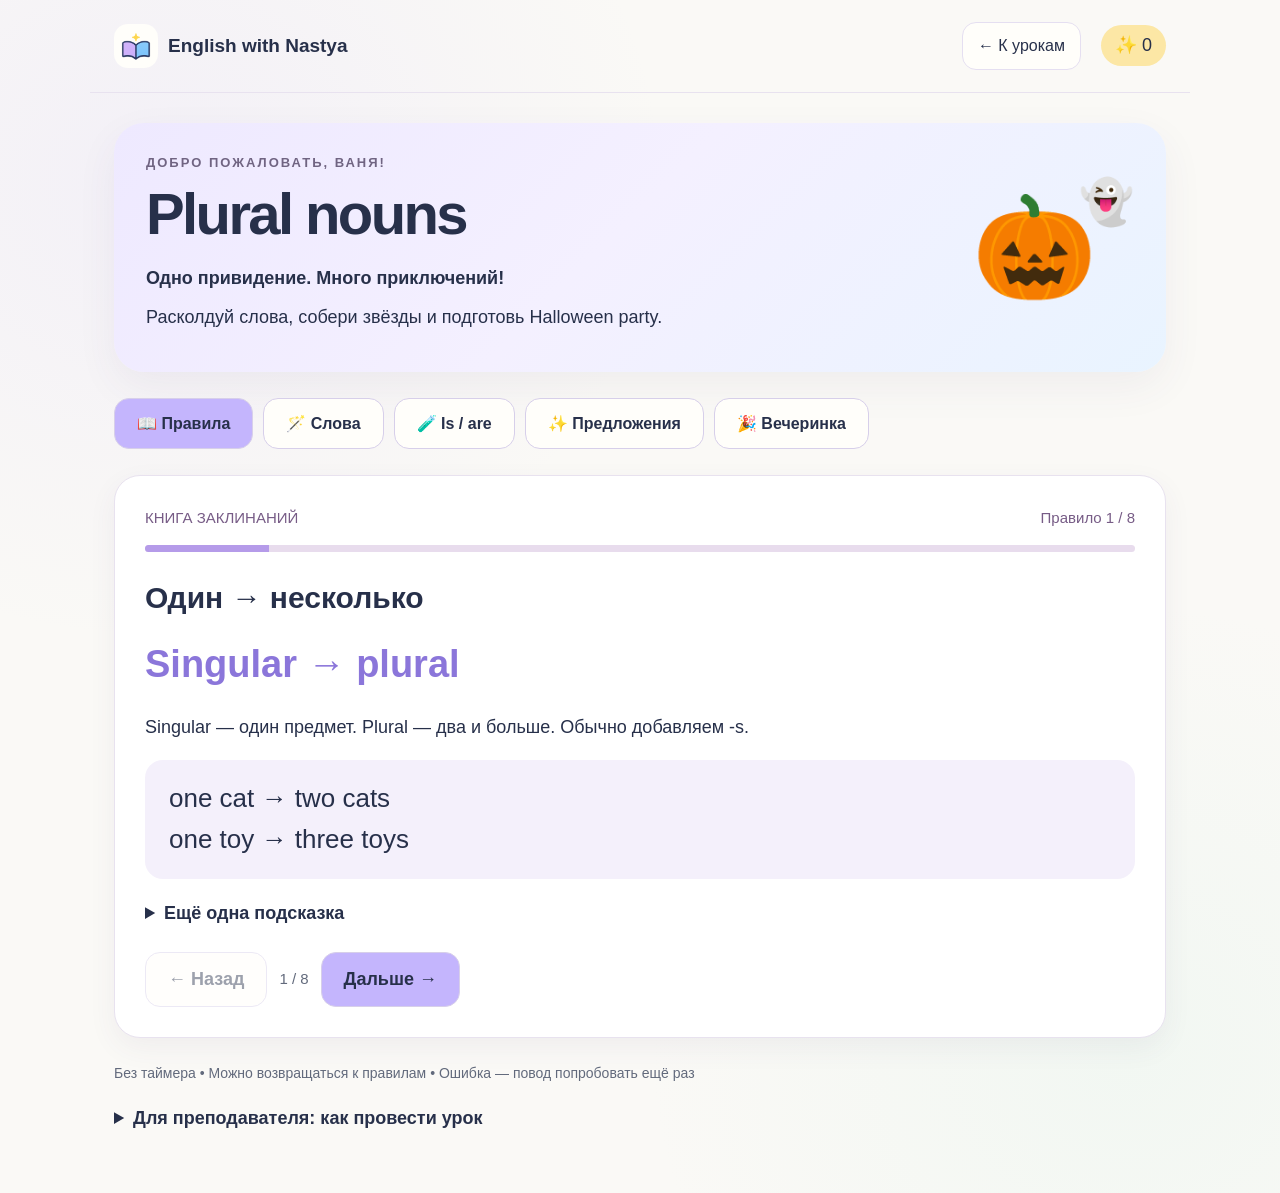
<file: lessons/plural-nouns/index.html>
<!doctype html><html lang="ru"><head><meta charset="UTF-8"><meta name="viewport" content="width=device-width,initial-scale=1"><title>Plural nouns · English with Nastya</title><link rel="icon" type="image/png" href="../../favicon.png?v=3"><meta name="theme-color" content="#faf9f6"><style>
:root{--ink:#302445;--purple:#7150a3;--orange:#ed7838;--cream:#fff8e9}*{box-sizing:border-box}body{margin:0;background:#f6eedf;color:var(--ink);font:18px/1.6 'Trebuchet MS',Arial,sans-serif}button,input,select{font:inherit}button{cursor:pointer;border:0;border-radius:15px;padding:12px 22px;font-weight:700;background:#eee5f7;color:var(--ink)}button:hover{filter:brightness(.96);transform:translateY(-1px)}button:focus-visible,input:focus-visible{outline:3px solid #9b6bc4;outline-offset:3px}button:disabled{opacity:.45;cursor:default;transform:none}.primary{background:var(--purple);color:white}.orange{background:#ffd39c}header{background:#312343;color:white;padding:22px max(5%,calc((100vw - 1100px)/2));display:flex;align-items:center;justify-content:space-between;gap:20px}.brand{font-weight:bold;letter-spacing:1px}.brand span{color:#ffc779}.tag{font-size:14px;color:#d6c8e5}main{max-width:1100px;margin:auto;padding:30px 24px 60px}.hero{display:flex;justify-content:space-between;align-items:center;gap:24px}.eyebrow{font-size:13px;letter-spacing:2px;text-transform:uppercase;color:#886041;font-weight:bold}h1{font-size:clamp(34px,5vw,58px);line-height:1.08;margin:10px 0 18px;letter-spacing:-2px}h2{font-size:30px;line-height:1.2;margin:10px 0 18px}p{margin:10px 0}.mascot{font-size:100px;position:relative;min-width:200px;text-align:center}.mascot small{font-size:44px;position:absolute;right:0;top:0}nav{display:flex;gap:10px;flex-wrap:wrap;margin:26px 0}nav button{font-size:16px;background:#e8dfd2}nav button.active{background:var(--ink);color:white}.panel{background:var(--cream);border:1px solid #e8ddcc;box-shadow:0 10px 35px #63442b09;border-radius:26px;padding:30px}.topline{display:flex;justify-content:space-between;gap:15px;align-items:center;color:#775c86;font-size:15px}.progress{height:7px;background:#e8dced;border-radius:10px;margin:15px 0 28px;overflow:hidden}.progress i{display:block;background:var(--orange);height:100%;transition:width .3s}.rulebig{font-size:38px;font-weight:bold;margin:18px 0;color:var(--purple)}.example{background:#f1e8fa;border-radius:18px;padding:18px 24px;font-size:26px;margin:18px 0}.actions{display:flex;align-items:center;gap:12px;flex-wrap:wrap;margin-top:24px}.hint{background:#fff0d5;padding:14px 20px;border-radius:14px;margin-top:16px}.muted{font-size:15px;color:#746b7b}.word{font-size:52px;line-height:1.3;font-weight:bold;margin:25px 0 10px}.exercise{text-align:center;max-width:760px;margin:auto}.exercise input{border:2px solid #d3bfdf;border-radius:15px;padding:13px 18px;max-width:100%;width:340px;background:white;font-size:26px;text-align:center;color:var(--ink)}.exercise .actions{justify-content:center}.feedback{min-height:36px;font-weight:bold;margin-top:15px}.good{color:#287143}.bad{color:#ab482c}.sentence{font-size:30px;line-height:1.7;margin:25px 0}.grid{display:grid;grid-template-columns:repeat(3,1fr);gap:16px}.scene{background:#f1e8fa;padding:20px;border-radius:20px;text-align:center}.scene .icons{font-size:48px}.scene button{font-size:14px;background:white;padding:8px 15px}.scene p{font-size:17px}.chips{display:flex;flex-wrap:wrap;justify-content:center;gap:10px;margin:20px 0}.chips button{font-size:22px}.foot{margin-top:24px;color:#817287;font-size:14px}.badge{background:#ffdcaa;border-radius:30px;padding:6px 14px;white-space:nowrap;color:#573b22}.mini{font-size:14px;padding:8px 14px}details{margin-top:20px}summary{cursor:pointer;font-weight:bold} @media(max-width:650px){header{padding:16px 20px}.tag{display:none}.mascot{display:none}.panel{padding:22px 16px}.grid{grid-template-columns:1fr 1fr}.word{font-size:42px}.rulebig{font-size:30px}nav button{flex:1;padding:10px}main{padding:24px 15px}.sentence{font-size:25px}}

:root{--ink:#27304a;--purple:#8b76da;--orange:#b59be9;--cream:#fffefa}
body{background:radial-gradient(ellipse at 12% 15%,#c4b5fd22,transparent 32rem),radial-gradient(ellipse at 88% 88%,#bcebd922,transparent 30rem),#faf9f6;font-family:"Nunito","Avenir Next",Avenir,"Segoe UI",sans-serif}
header{max-width:1100px;margin:auto;background:transparent;color:var(--ink);padding:22px 24px;border-bottom:1px solid #e8e2ef;flex-wrap:wrap}
.brand{display:flex;align-items:center;gap:10px;color:var(--ink);text-decoration:none;font-size:19px;letter-spacing:0}
.brand img{width:44px;height:44px;object-fit:contain;border-radius:14px;background:#fffefa;padding:3px}
.back-home{color:var(--ink);text-decoration:none;border:1px solid #e5dff1;background:#fffefa;border-radius:14px;padding:10px 15px;font-size:16px;margin-left:auto}
.hero{padding:30px 32px;border-radius:30px;background:linear-gradient(135deg,#eee9ff,#f4f0ff 47%,#e9f4ff);box-shadow:0 15px 40px #483d7510}
h1{letter-spacing:-.045em}.eyebrow{color:#706482}.panel{background:#fff;border-color:#e8e2ef;box-shadow:0 10px 28px #483d7510}
button{border:1px solid #d7cfea;background:#fffefa}.primary,nav button.active{background:#c4b5fd;color:var(--ink)}nav button{background:#fffefa}
.example,.scene{background:#f4f0fb}.hint{background:#fdf3d9}.badge{background:#fce7a5;color:var(--ink)}.muted,.foot{color:#626a7c}
a:focus-visible{outline:3px solid #7055a6;outline-offset:3px}
@media(max-width:650px){.brand{font-size:17px}.back-home{margin-left:0}.hero{padding:24px}.grid{grid-template-columns:1fr}.scene .icons{font-size:40px}}
</style></head><body><header><a class="brand" href="../../index.html"><img src="../../favicon.png?v=3" alt="">English with Nastya</a><a class="back-home" href="../../index.html">← К урокам</a><div class="badge" id="score">✨ 0</div></header><main><div class="hero"><div><div class="eyebrow">Добро пожаловать, Ваня!</div><h1>Plural nouns</h1><p><b>Одно привидение. Много приключений!</b></p><p>Расколдуй слова, собери звёзды и подготовь Halloween party.</p></div><div class="mascot" aria-hidden="true">🎃<small>👻</small></div></div><nav id="nav"></nav><section id="app" class="panel"></section><div class="foot">Без таймера • Можно возвращаться к правилам • Ошибка — повод попробовать ещё раз</div><details><summary>Для преподавателя: как провести урок</summary><p>Правила — 10–12 минут; тренировка 27 слов — 15–20 минут; is / are и преобразование предложений — 10–15 минут; устная вечеринка — 5–10 минут. Все этапы доступны сразу. Звезда выдаётся один раз за решённое задание; подсказки разрешены. Прогресс хранится до закрытия или обновления страницы.</p><button class="mini" onclick="if(confirm('Начать весь урок заново?'))location.reload()">Начать заново</button></details></main><script>
const rules=[
['Один → несколько','Singular → plural','Singular — один предмет. Plural — два и больше. Обычно добавляем -s.','one cat → two cats<br>one toy → three toys','cat → cats; key → keys; toy → toys'],
['Шипящее окончание?','-s, -ss, -sh, -ch, -x → + es','После этих окончаний добавляем -es.','box → boxes • bus → buses<br>dish → dishes • watch → watches','glass → glasses; dress → dresses; brush → brushes; class → classes'],
['Буква y: посмотри налево','согласная + y → ies','Если перед y согласная, убираем y и добавляем -ies. Если перед y гласная (a, e, i, o, u), просто добавляем -s.','baby → babies • city → cities<br>toy → toys • key → keys','berry → berries; но toy → toys'],
['Особые слова на f / fe','f / fe → ves','У некоторых слов меняем f или fe на -ves. Запомни эти три слова. Это правило работает не для всех слов на f!','leaf → leaves<br>knife → knives • half → halves','Например, roof → roofs: у правила есть исключения.'],
['Слово на o','tomato → tomatoes','У некоторых слов на -o добавляем -es. Сегодня запоминаем tomato. Не все слова на -o меняются так.','one tomato → two tomatoes','Для сравнения: photo → photos.'],
['Слова-превращения','Их нужно запомнить','Обычное окончание -s здесь не поможет. Прочитай пары вслух.','child → children • man → men<br>woman → women • person → people<br>mouse → mice • tooth → teeth • goose → geese','В обычной речи: one person → two people.'],
['Слова-невидимки','Форма не меняется','Один или несколько — слово выглядит одинаково. Количество подскажет число перед словом.','one sheep → two sheep<br>one deer → three deer','Не добавляем -s: sheep, deer.'],
['Собираем предложение','It is … → They are …','It is a / an … — это один предмет. They are … — это несколько. Перед множественным числом a / an не ставим.','It is a cat. → They are cats.<br>The cat is black. → The cats are black.','Один: is. Несколько: are. Прилагательное не меняется: black → black.']];
const words=[['cat','cats','кот','🐈',0],['box','boxes','коробка','📦',1],['baby','babies','малыш','👶',2],['leaf','leaves','лист','🍂',3],['tomato','tomatoes','помидор','🍅',4],['child','children','ребёнок','🧒',5],['man','men','мужчина','🧑',5],['bus','buses','автобус','🚌',1],['knife','knives','нож','🍴',3],['woman','women','женщина','👩',5],['dish','dishes','блюдо / тарелка','🍽️',1],['city','cities','город','🏙️',2],['sheep','sheep','овца','🐑',6],['toy','toys','игрушка','🧸',2],['glass','glasses','стакан','🥛',1],['berry','berries','ягода','🫐',2],['mouse','mice','мышь','🐭',5],['key','keys','ключ','🔑',2],['dress','dresses','платье','👗',1],['tooth','teeth','зуб','🦷',5],['goose','geese','гусь','🪿',5],['watch','watches','наручные часы','⌚',1],['half','halves','половина','◐',3],['person','people','человек','🧑',5],['brush','brushes','щётка','🖌️',1],['deer','deer','олень','🦌',6],['class','classes','класс','🏫',1]];
const sentences=[['The cat ___ black.','is','Один кот → is.'],['The cats ___ black.','are','Несколько котов → are.'],['The box ___ orange.','is','Одна коробка → is.'],['The boxes ___ orange.','are','Несколько коробок → are.'],['The child ___ happy.','is','Один ребёнок → is.'],['The children ___ happy.','are','Children — несколько детей → are.'],['The mouse ___ small.','is','Одна мышь → is.'],['The mice ___ small.','are','Mice — несколько мышей → are.'],['One sheep ___ white.','is','One — одна → is.'],['Three sheep ___ white.','are','Three — три → are.'],['The women ___ happy.','are','Women — несколько женщин → are.'],['The teeth ___ white.','are','Teeth — несколько зубов → are.']];
const transforms=[['It is a cat.','They are cats.'],['It is a box.','They are boxes.'],['It is a baby.','They are babies.'],['It is a child.','They are children.'],['It is a mouse.','They are mice.'],['It is a sheep.','They are sheep.'],['The leaf is green.','The leaves are green.'],['The tomato is red.','The tomatoes are red.']];
let stage=0,ri=0,wi=0,si=0,ti=0;const won=new Set();const names=['📖 Правила','🪄 Слова','🧪 Is / are','✨ Предложения','🎉 Вечеринка'];
function award(id){won.add(id);document.getElementById('score').textContent='✨ '+won.size}function norm(v){return v.toLowerCase().trim().replace(/[.!?]+$/,'').replace(/\s+/g,' ')}function go(n){stage=n;render()}function bar(i,n){return `<div class="progress"><i style="width:${(i+1)/n*100}%"></i></div>`}function pager(key,i,n){return `<div class="actions"><button onclick="${key}--;render()" ${i===0?'disabled':''}>← Назад</button><span class="muted">${i+1} / ${n}</span><button class="primary" onclick="${i<n-1?key+'++;render()':'go(stage+1)'}">${i<n-1?'Дальше →':'Следующий этап →'}</button></div>`}function feedback(ok,msg){document.getElementById('feedback').innerHTML=`<span class="${ok?'good':'bad'}">${msg}</span>`}function hint(t){document.getElementById('hint').textContent=t;document.getElementById('hint').hidden=false}
function render(){document.getElementById('nav').innerHTML=names.map((n,i)=>`<button class="${i===stage?'active':''}" onclick="go(${i})" aria-current="${i===stage?'step':'false'}">${n}</button>`).join('');let html='';
if(stage===0){let r=rules[ri];html=`<div class="topline"><span>КНИГА ЗАКЛИНАНИЙ</span><span>Правило ${ri+1} / 8</span></div>${bar(ri,8)}<h2>${r[0]}</h2><div class="rulebig">${r[1]}</div><p>${r[2]}</p><div class="example">${r[3]}</div><details><summary>Ещё одна подсказка</summary><p>${r[4]}</p></details>${pager('ri',ri,8)}`}
if(stage===1){let w=words[wi];html=`<div class="topline"><span>РАСКОЛДУЙ 27 СЛОВ</span><span>Слово ${wi+1} / 27 ${won.has('w'+wi)?'✓':''}</span></div>${bar(wi,27)}<div class="exercise"><p>Напиши множественное число.</p><div class="word">${w[3]} ${w[0]} → ?</div><p class="muted">${w[2]} • one → two</p><form onsubmit="event.preventDefault();checkWord()"><input id="answer" aria-label="Множественное число" autocomplete="off" autocapitalize="none" spellcheck="false" placeholder="Введи слово"><div class="actions"><button class="primary">Проверить 🪄</button><button type="button" onclick="wordHint()">Подсказка</button></div></form><div id="feedback" class="feedback" role="status"></div><div id="hint" class="hint" hidden></div>${pager('wi',wi,27)}</div>`}
if(stage===2){let s=sentences[si];html=`<div class="topline"><span>ЛАБОРАТОРИЯ IS / ARE</span><span>${si+1} / 12 ${won.has('s'+si)?'✓':''}</span></div>${bar(si,12)}<div class="exercise"><p>Выбери глагол и прочитай предложение целиком.</p><div class="sentence">${s[0]}</div><div class="chips"><button onclick="checkBe('is')">is</button><button onclick="checkBe('are')">are</button></div><div id="feedback" class="feedback" role="status"></div><div class="hint">Один → <b>is</b> • Несколько → <b>are</b></div>${pager('si',si,12)}</div>`}
if(stage===3){let t=transforms[ti];html=`<div class="topline"><span>ПРЕВРАТИ ОДНОГО В НЕСКОЛЬКИХ</span><span>${ti+1} / 8 ${won.has('t'+ti)?'✓':''}</span></div>${bar(ti,8)}<div class="exercise"><p>Перепиши предложение во множественном числе.</p><div class="sentence">${t[0]}</div><form onsubmit="event.preventDefault();checkSentence()"><input style="width:620px;font-size:23px" id="answer" aria-label="Предложение во множественном числе" placeholder="Введи предложение" autocomplete="off" spellcheck="false"><div class="actions"><button class="primary">Проверить ✨</button><button type="button" onclick="hint('It is a… → They are…; The … is → The … are. Не забудь изменить существительное!')">Подсказка</button></div></form><div id="feedback" class="feedback" role="status"></div><div id="hint" class="hint" hidden></div><details><summary>Посмотреть образец после своей попытки</summary><p>${t[1]}</p></details>${pager('ti',ti,8)}</div>`}
if(stage===4){let scenes=[['🐈 🐈','cats','The cats are black.'],['📦 📦 📦','boxes','The boxes are orange.'],['🐭 🐭','mice','The mice are small.'],['🧒 🧒','children','The children are happy.'],['🍅 🍅 🍅','tomatoes','The tomatoes are red.'],['🐑 🐑','sheep','The sheep are white.']];html=`<div class="topline"><span>HALLOWEEN PARTY</span><span>Говорим сами!</span></div><h2>Кто пришёл на вечеринку? 🎉</h2><p>Посчитай картинки. Назови гостей и предметы, затем придумай предложение с <b>are</b>.</p><div class="hint">They are cats. The cats are black.<br><span class="muted">black — чёрный • orange — оранжевый • small — маленький • happy — счастливый • red — красный • white — белый. Цвет можно вообразить!</span></div><div class="grid" style="margin-top:24px">${scenes.map((s,i)=>`<div class="scene"><div class="icons">${s[0]}</div><details><summary>Слово-подсказка</summary>${s[1]}</details><details><summary>Пример ответа</summary><p>They are ${s[1]}.<br>${s[2]}</p></details></div>`).join('')}</div><div class="hint"><b>Последнее заклинание:</b> назови три слова, к которым нельзя просто добавить -s. Объясни, почему мы говорим <b>one sheep is</b>, но <b>two sheep are</b>.</div><div class="actions"><button class="primary" onclick="finish()">Завершить приключение 🎃</button><button onclick="go(1)">Ещё потренироваться</button></div><div id="feedback" class="feedback" role="status"></div>`}document.getElementById('app').innerHTML=html}
function checkWord(){let a=document.getElementById('answer').value;if(!a.trim()){feedback(false,'Сначала введи слово.');return}let ok=norm(a)===words[wi][1];if(ok)award('w'+wi);feedback(ok,ok?'Верно! '+words[wi][0]+' → '+words[wi][1]+' ⭐':'Почти! Посмотри подсказку и попробуй ещё раз.')}function wordHint(){let w=words[wi];hint(w[4]===5||w[4]===6?'Запомни: '+w[0]+' → '+w[1]:rules[w[4]][2]+' Пример: '+rules[w[4]][1])}function checkBe(v){let s=sentences[si],ok=v===s[1];if(ok)award('s'+si);feedback(ok,(ok?'Верно! ':'Попробуй ещё раз. ')+s[2])}function checkSentence(){let v=document.getElementById('answer').value;if(!v.trim()){feedback(false,'Сначала напиши предложение.');return}let ok=norm(v)===norm(transforms[ti][1]);if(ok)award('t'+ti);feedback(ok,ok?'Отлично! '+transforms[ti][1]+' ⭐':'Проверь существительное, is → are и It → They. Попробуй ещё раз.')}function finish(){feedback(true,'Ура, Ваня! 🎃 Ты собрал '+won.size+' из 47 звёзд за письменные задания. Приключение завершено!')}render();
</script></body></html>
</file>
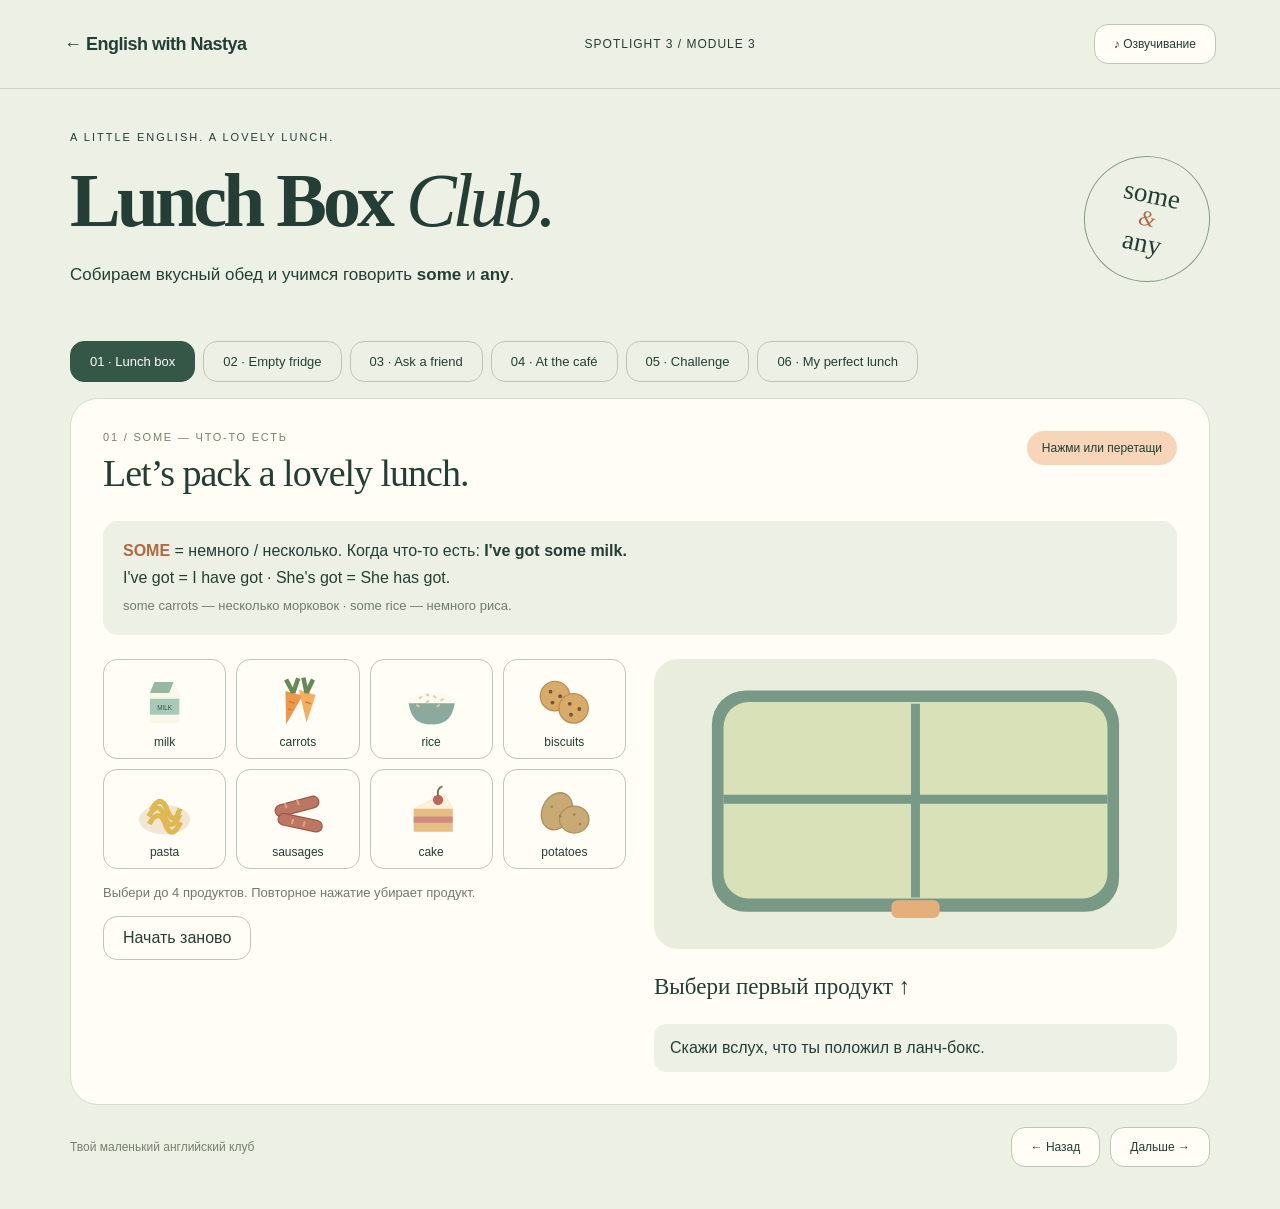
<file: lessons/some-any/index.html>
<!doctype html><html lang="ru"><meta charset="utf-8"><meta name="viewport" content="width=device-width,initial-scale=1"><title>Lunch Box Club · Some & Any</title><link rel="stylesheet" href="style.css"><body><header><a href="../../index.html" class="brand">← English with Nastya</a><span>SPOTLIGHT 3 / MODULE 3</span><button id="sound">♪ Озвучивание</button></header><main><div class="intro"><div><div class="eyebrow">A LITTLE ENGLISH. A LOVELY LUNCH.</div><h1>Lunch Box <em>Club.</em></h1><p>Собираем вкусный обед и учимся говорить <b>some</b> и <b>any</b>.</p></div><div class="stamp">some<br><i>&</i> any</div></div><nav id="nav"></nav><section id="stage"></section><footer><span>Твой маленький английский клуб</span><button id="back">← Назад</button><button id="next">Дальше →</button></footer></main><div id="toast" role="status" aria-live="polite"></div><script src="app.js"></script></body></html>
</file>
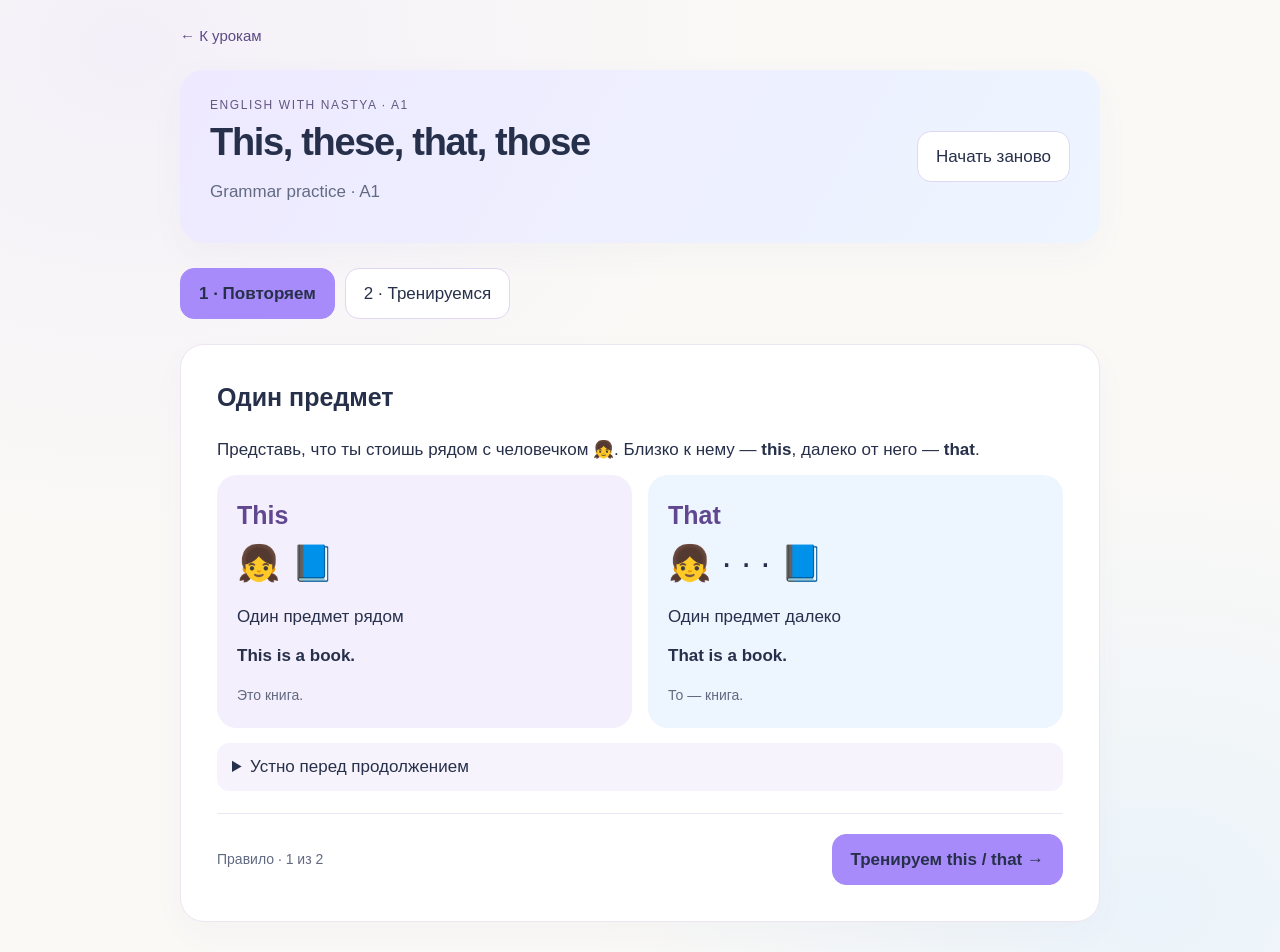
<file: lessons/this-these-that-those/index.html>
<!doctype html>
<html lang="ru"><head><meta charset="utf-8"><meta name="viewport" content="width=device-width,initial-scale=1"><title>This / These / That / Those · English with Nastya</title><link rel="icon" type="image/png" href="../../favicon.png?v=3"><meta name="theme-color" content="#FAF9F6">
<style>
*{box-sizing:border-box}body{margin:0;background:#f4f2fb;color:#302d49;font:17px/1.6 system-ui,sans-serif}main{max-width:900px;margin:auto;padding:30px 20px}header{display:flex;justify-content:space-between;gap:15px;align-items:center}h1{font-size:clamp(29px,6vw,44px);margin:5px 0}h2{font-size:25px;margin-top:0}p{margin:12px 0}.eyebrow{letter-spacing:2px;font-size:12px;color:#706482}button{font:inherit;border:1px solid #d7cfea;border-radius:13px;padding:11px 18px;color:inherit;background:white;cursor:pointer;min-height:46px}button:hover{background:#ede7fb}button:focus-visible,summary:focus-visible{outline:3px solid #8258c8;outline-offset:3px}button:disabled{opacity:.4;cursor:default}.primary,[aria-pressed=true]{background:#70519e;color:white;border-color:#70519e}.primary:hover{background:#60428d}nav{display:flex;gap:10px;flex-wrap:wrap;margin:25px 0}.panel{background:white;border:1px solid #e0d9ec;border-radius:24px;padding:clamp(20px,5vw,36px)}.grid{display:grid;grid-template-columns:1fr 1fr;gap:16px}.rule{background:#f7f4fc;padding:20px;border-radius:16px}.rule b{font-size:25px;color:#70519e}.sample{font-weight:600}.row{display:flex;gap:12px;flex-wrap:wrap;align-items:center}.bottom{justify-content:space-between;border-top:1px solid #ece6f4;padding-top:20px;margin-top:22px}.scene{position:relative;background:linear-gradient(#f1edfb 0 70%,#e6ecdd 70%);height:220px;border-radius:18px;margin:20px 0;overflow:hidden}.person{position:absolute;bottom:15px;left:18px;font-size:46px}.target{position:absolute;display:flex;flex-direction:column;align-items:center;line-height:1.4}.target.near{left:25%;bottom:12px;font-size:48px}.target.far{right:12%;top:18px;font-size:36px}.distance{font-size:13px;background:white;color:#524565;border-radius:8px;padding:2px 9px;letter-spacing:0}.question{font-size:25px;font-weight:600}.answers button{flex:1;min-width:90px}.status{min-height:54px;margin-top:18px}details{margin:15px 0;background:#f7f4fc;border-radius:12px;padding:10px 15px}summary{cursor:pointer}.small{font-size:14px;color:#6e6681}.mini{font-size:35px}progress{width:100%;height:9px;accent-color:#70519e}footer{text-align:center;font-size:13px;color:#6e6681;margin:25px 0}@media(max-width:520px){.grid{grid-template-columns:1fr}header{align-items:start}header button{font-size:13px;padding:8px}.target.near{left:28%}.target.far{right:5%}.question{font-size:22px}}

:root{color-scheme:light;--paper:#FAF9F6;--ink:#27304A;--lavender:#A78BFA;--blue:#93C5FD;--mint:#A7E8D0;--yellow:#FDE68A;--peach:#FDBFA8}
body{background:radial-gradient(ellipse at 10% 5%,#ede7fc80,transparent 38rem),radial-gradient(ellipse at 90% 95%,#dceeff80,transparent 35rem),var(--paper);color:var(--ink);font-family:Nunito,"Avenir Next",Avenir,"Segoe UI",sans-serif;font-size:17px}
main{max-width:960px;padding-top:22px}.home-link{display:inline-block;color:#5b4b86;text-decoration:none;margin:0 0 22px;font-size:15px}.home-link:hover{text-decoration:underline}
header{background:linear-gradient(120deg,#eee9ff,#edf5ff);border-radius:24px;padding:26px 30px;box-shadow:0 10px 35px #51437b0a;flex-wrap:wrap}header p{color:#626b83}
h1{font-size:clamp(29px,5vw,38px);line-height:1.2;max-width:650px;letter-spacing:-.035em}
.eyebrow{letter-spacing:1.6px;color:#645780;font-size:12px}h2{font-size:25px;line-height:1.35}
button{border-radius:14px;border-color:#e0d7f2;transition:background .15s,transform .15s}
button:hover:enabled{transform:translateY(-1px)}button:focus-visible,a:focus-visible{outline:3px solid #7055a6;outline-offset:3px}
.primary,[aria-pressed=true]{background:#a78bfa;color:#27304a;border-color:#a78bfa;font-weight:600}.primary:hover{background:#bba3fc}
.panel{border-radius:24px;border:1px solid #ece6f3;box-shadow:0 12px 35px #51437b08}
.rule{background:#f3effd;border-radius:20px}.rule b{color:#60478f}.rule:nth-child(2){background:#edf5ff}
.scene{background:linear-gradient(#eef4fd 0 70%,#e4f3eb 70%)}details{background:#f6f3fc}
.status{border-radius:14px;padding:8px 12px;background:#faf9f6;color:#27304a;min-height:54px}
progress{accent-color:var(--lavender)}.small{color:#616a80}.answers button{font-size:22px;font-weight:600}.answers button:hover{background:#eee8fd}
footer{display:none}@media(max-width:520px){header{padding:22px}.target.near{font-size:42px;left:25%}.target.far{font-size:32px}}
@media(prefers-reduced-motion:reduce){*{transition:none!important;animation:none!important}}
</style></head><body><main><a class="home-link" href="../../#lessons">← К урокам</a><header><div><div class="eyebrow">ENGLISH WITH NASTYA · A1</div><h1>This, these, that, those</h1><p>Grammar practice · A1</p></div><button id="reset">Начать заново</button></header><nav aria-label="Этапы урока"><button id="ruleTab" aria-pressed="true">1 · Повторяем</button><button id="practiceTab" aria-pressed="false">2 · Тренируемся</button></nav><section class="panel" id="content"></section><footer>Посмотри → выбери → произнеси предложение</footer></main>
<script>
const tasks=[
{n:'book',p:'books',e:'📘',many:false,far:false},
{n:'cat',p:'cats',e:'🐈',many:false,far:true},
{n:'pencil',p:'pencils',e:'✏️',many:true,far:false},
{n:'ball',p:'balls',e:'⚽',many:true,far:true},
{n:'bag',p:'bags',e:'🎒',many:false,far:true},
{n:'apple',p:'apples',e:'🍎',many:true,far:false},
{n:'dog',p:'dogs',e:'🐕',many:false,far:false},
{n:'flower',p:'flowers',e:'🌷',many:true,far:true},
{n:'kite',p:'kites',e:'🪁',many:false,far:true},
{n:'car',p:'cars',e:'🚗',many:true,far:false},
{n:'doll',p:'dolls',e:'🪆',many:false,far:false},
{n:'tree',p:'trees',e:'🌳',many:true,far:true}];
tasks.sort((a,b)=>Number(a.many)-Number(b.many));
const content=document.getElementById('content'),ruleTab=document.getElementById('ruleTab'),practiceTab=document.getElementById('practiceTab');
let rule=0,index=0,answers={},stage='rule';
function word(t){return t.far?(t.many?'Those':'That'):(t.many?'These':'This')}
function sentence(t){return word(t)+' '+(t.many?'are '+t.p:'is '+(/^[aeiou]/i.test(t.n)?'an ':'a ')+t.n)+'.'}
function tabs(){ruleTab.setAttribute('aria-pressed',stage==='rule');practiceTab.setAttribute('aria-pressed',stage==='practice')}
function rules(){stage='rule';tabs();content.innerHTML=rule===0?
'<h2>Один предмет</h2><p>Представь, что ты стоишь рядом с человечком 👧. Близко к нему — <b>this</b>, далеко от него — <b>that</b>.</p><div class="grid"><div class="rule"><b>This</b><div class="mini">👧 📘</div><p>Один предмет рядом</p><p class="sample">This is a book.</p><span class="small">Это книга.</span></div><div class="rule"><b>That</b><div class="mini">👧 · · · 📘</div><p>Один предмет далеко</p><p class="sample">That is a book.</p><span class="small">То — книга.</span></div></div><details><summary>Устно перед продолжением</summary>Покажи ручку рядом и скажи: This is a pen. Затем укажи на предмет в другом конце комнаты: That is a …</details><div class="row bottom"><span class="small">Правило · 1 из 2</span><button class="primary" id="more">Тренируем this / that →</button></div>':
'<h2>Несколько предметов</h2><p>Рядом — <b>these</b>. Далеко — <b>those</b>. С ними используем <b>are</b> и множественное число.</p><div class="grid"><div class="rule"><b>These</b><div class="mini">👧 📘📘</div><p>Несколько предметов рядом</p><p class="sample">These are books.</p><span class="small">Это книги.</span></div><div class="rule"><b>Those</b><div class="mini">👧 · · · 📘📘</div><p>Несколько предметов далеко</p><p class="sample">Those are books.</p><span class="small">То — книги.</span></div></div><details><summary>Запоминаем пары</summary>This → These · рядом<br>That → Those · далеко<br>This/That + is · These/Those + are</details><div class="row bottom"><button id="previous">← Назад</button><button class="primary" id="more">Тренируем these / those →</button></div>';
document.getElementById('more').onclick=()=>{index=rule===0?0:6;practice()};
const prev=document.getElementById('previous');if(prev)prev.onclick=()=>{rule=0;rules()}}
function practice(){stage='practice';tabs();if(index>=tasks.length){finish();return}const t=tasks[index];
content.innerHTML='<div class="small">Карточка '+(index+1)+' из '+tasks.length+'</div><progress max="'+tasks.length+'" value="'+index+'"></progress><h2>Выбери слово и прочитай вслух</h2><div class="scene" role="img" aria-label="'+(t.many?'Несколько предметов':'Один предмет')+', '+(t.far?'далеко от девочки':'рядом с девочкой')+'"><span class="person" aria-hidden="true">👧</span><div class="target '+(t.far?'far':'near')+'"><span aria-hidden="true">'+t.e+(t.many?t.e:'')+'</span><span class="distance">'+(t.far?'ДАЛЕКО':'РЯДОМ')+'</span></div></div><p class="question">___ '+(t.many?'are '+t.p:'is a '+t.n)+'.</p><div class="row answers">'+['This','These','That','Those'].map(w=>'<button data-answer="'+w+'">'+w+'</button>').join('')+'</div><div class="status" aria-live="polite" id="feedback"></div><details><summary>Нужна подсказка?</summary>Сколько предметов? Где они относительно девочки?<br>Один рядом → this · один далеко → that<br>Несколько рядом → these · несколько далеко → those</details><div class="row bottom"><button id="back" '+(index===0?'disabled':'')+'>← Назад</button><button id="next" class="primary" '+(!answers[index]?'disabled':'')+'>'+(index===tasks.length-1?'Завершить':'Дальше →')+'</button></div>';
if(answers[index])document.getElementById('feedback').textContent='✓ '+sentence(t);
content.querySelectorAll('[data-answer]').forEach(b=>b.onclick=()=>{const correct=b.dataset.answer===word(t);document.getElementById('feedback').textContent=correct?'✓ Верно! '+sentence(t):'Попробуй ещё. '+(t.many?'Предметов несколько. ':'Предмет один. ')+(t.far?(t.many?'Они далеко от девочки.':'Он далеко от девочки.'):(t.many?'Они рядом с девочкой.':'Он рядом с девочкой.'));if(correct){answers[index]=true;document.getElementById('next').disabled=false} });
document.getElementById('back').onclick=()=>{index--;practice()};document.getElementById('next').onclick=()=>{index++;if(index===6){rule=1;rules()}else practice()}}
function finish(){content.innerHTML='<h2>Отлично! Теперь о своём ✨</h2><p>Ты прошла все 12 карточек. Составь четыре предложения с предметами вокруг себя.</p><div class="grid"><div class="rule"><b>This is a …</b><p>Покажи один предмет рядом.</p></div><div class="rule"><b>These are …</b><p>Покажи несколько предметов рядом.</p></div><div class="rule"><b>That is a …</b><p>Укажи на один предмет далеко.</p></div><div class="rule"><b>Those are …</b><p>Укажи на несколько предметов далеко.</p></div></div><div class="row bottom"><button id="last">← К карточкам</button><button class="primary" id="again">Повторить практику</button></div>';document.getElementById('last').onclick=()=>{index=tasks.length-1;practice()};document.getElementById('again').onclick=()=>{index=0;answers={};practice()}}
ruleTab.onclick=rules;practiceTab.onclick=practice;document.getElementById('reset').onclick=()=>{index=0;rule=0;answers={};rules()};rules();
</script></body></html>
</file>
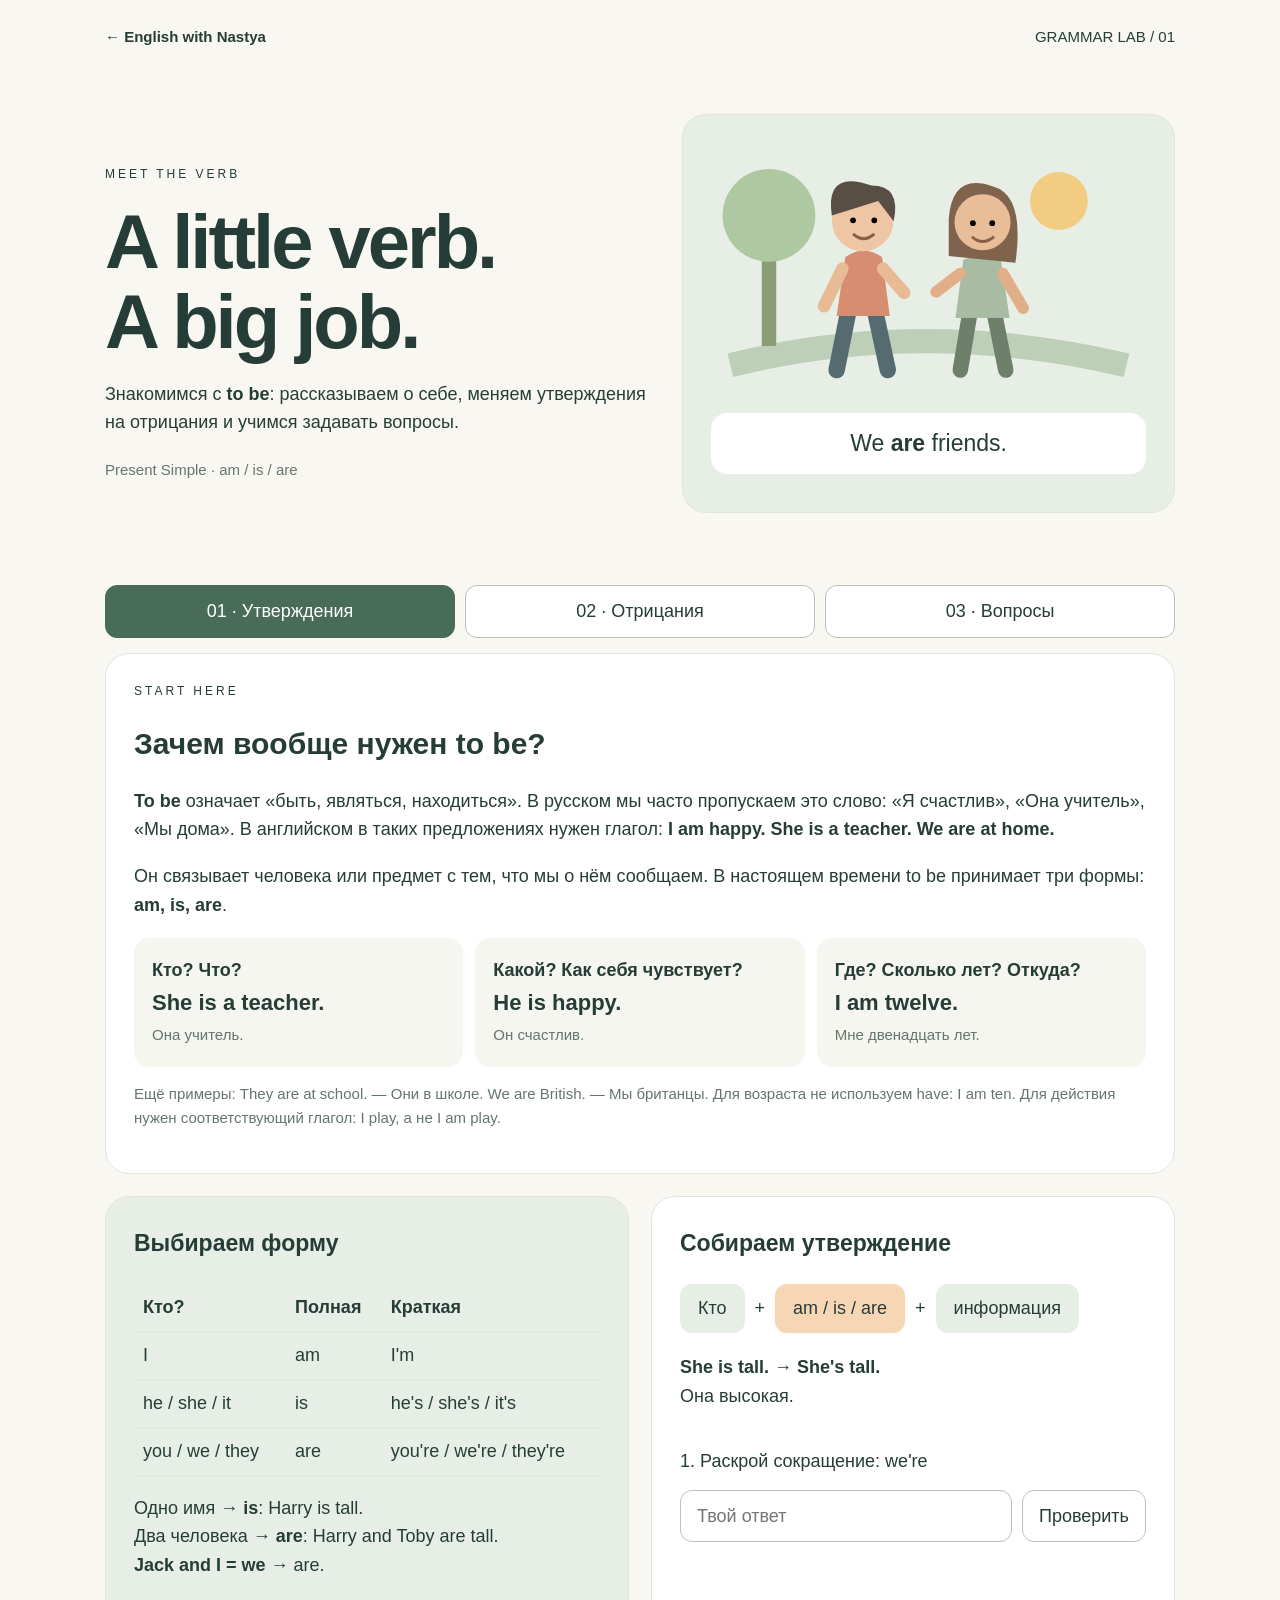
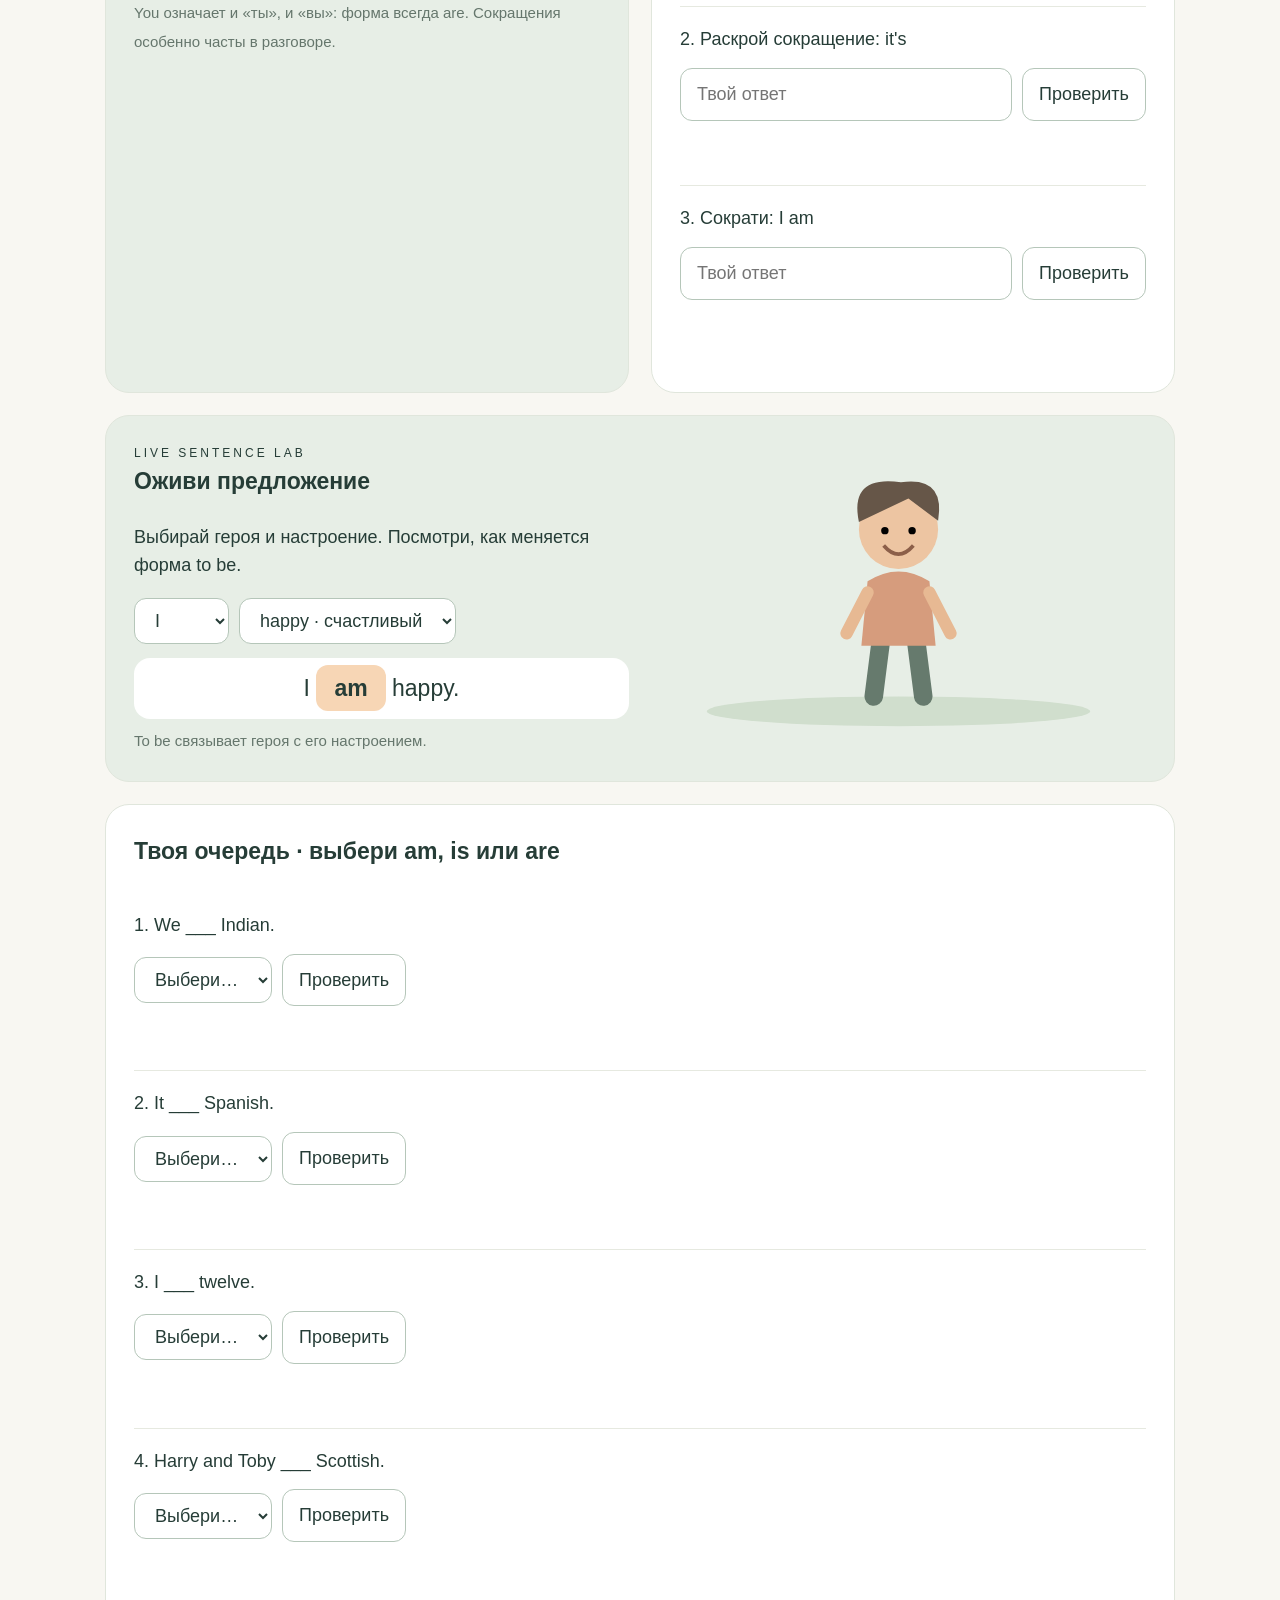
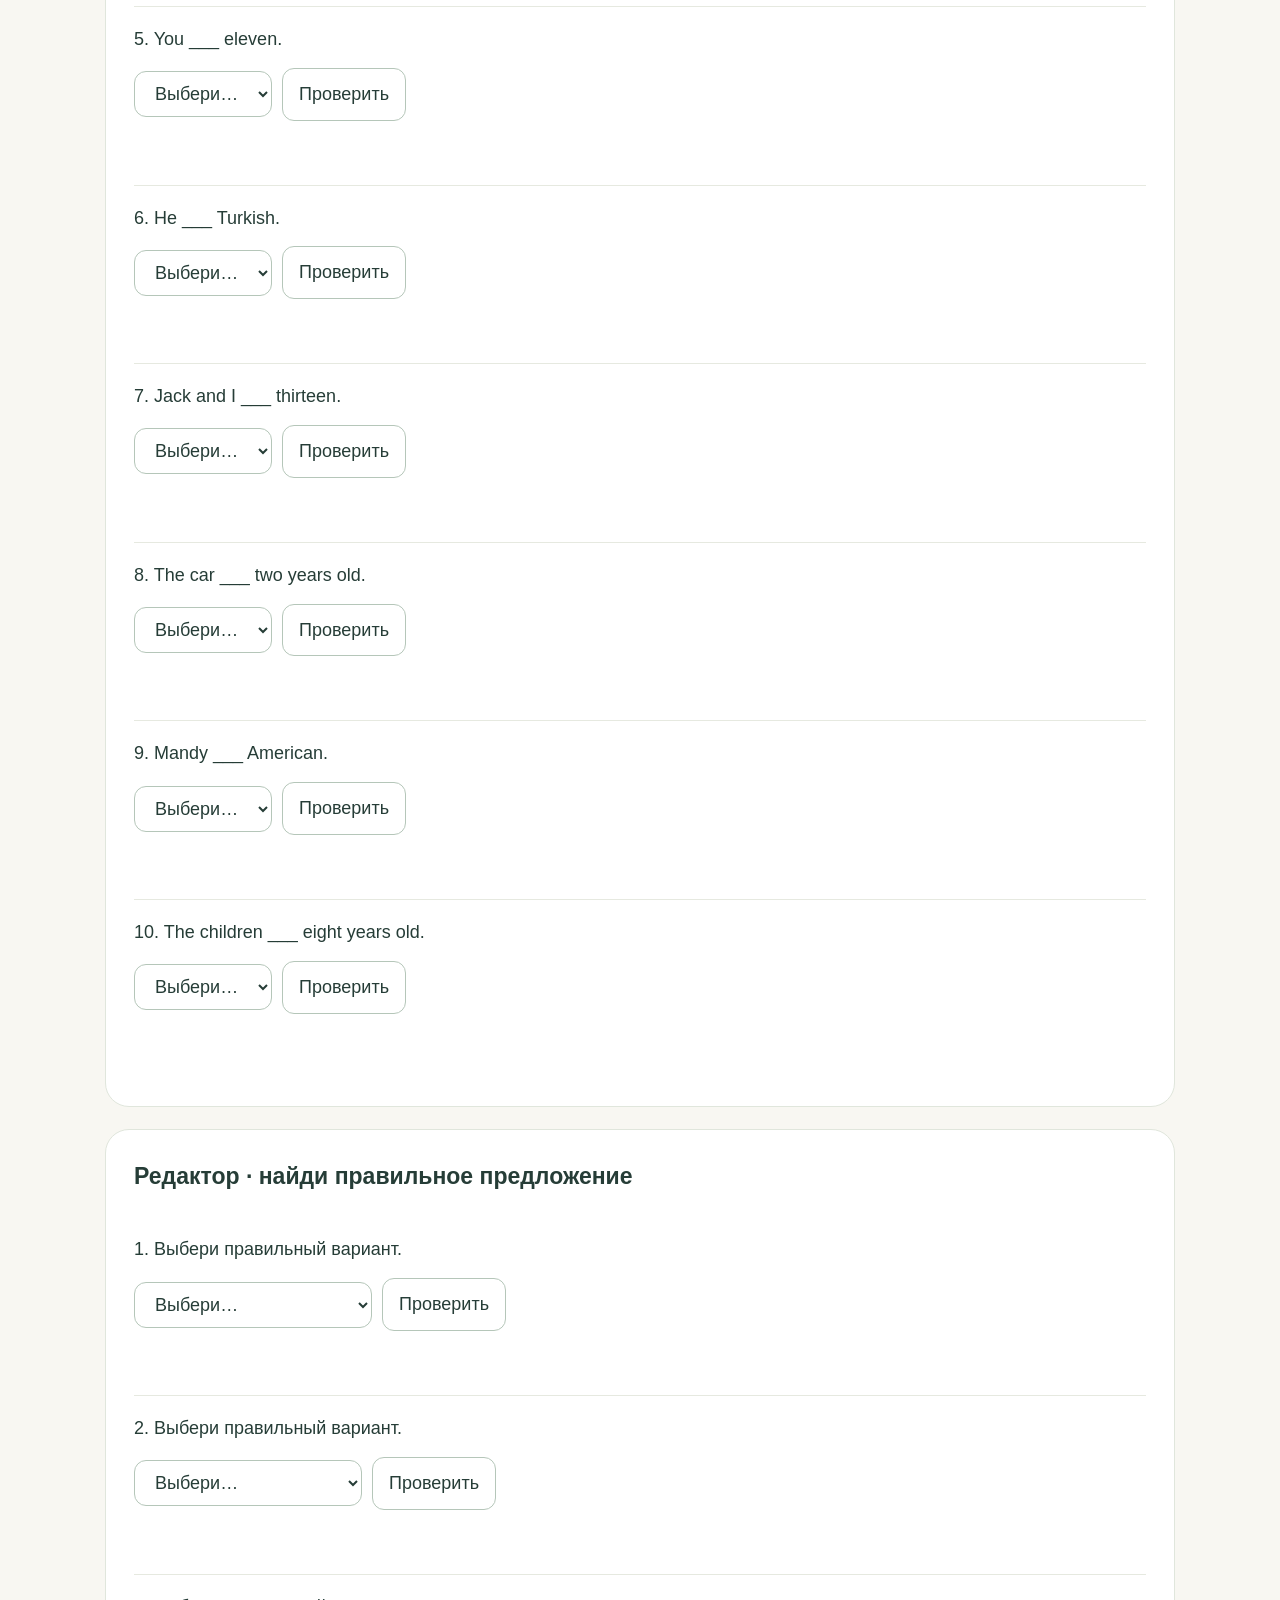
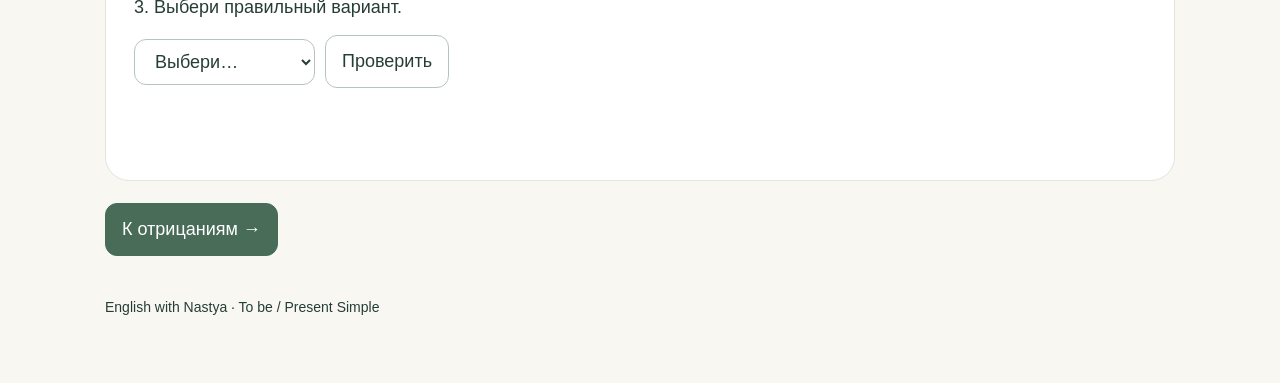
<file: lessons/to-be/index.html>
<!doctype html><html lang="ru"><meta charset="utf-8"><meta name="viewport" content="width=device-width,initial-scale=1"><title>To be — English Lab</title><style>
:root{--ink:#263d37;--green:#486c58;--light:#e7eee6;--peach:#fae4d7}*{box-sizing:border-box}body{margin:0;background:#f8f7f2;color:var(--ink);font:18px/1.6 'Trebuchet MS',Arial,sans-serif}header,main{max-width:1120px;margin:auto;padding:25px}header{display:flex;justify-content:space-between;align-items:center;font-size:15px}a{color:inherit}h1{font-size:clamp(42px,7vw,76px);line-height:1.05;letter-spacing:-3px;margin:18px 0}h2{font-size:30px;line-height:1.2}h3{margin-top:0;font-size:23px}.eyebrow{letter-spacing:3px;text-transform:uppercase;font-size:12px}.hero{display:grid;grid-template-columns:1.1fr 1fr;gap:35px;align-items:center;margin:15px 0 35px}.hero p{max-width:570px}nav{display:flex;gap:10px;position:sticky;top:0;padding:15px 0;background:#f8f7f2;z-index:5}button,select,input{font:inherit;border:1px solid #b5c6b9;border-radius:12px;padding:11px 16px;color:var(--ink);background:white}button{cursor:pointer;transition:.2s}button:hover{transform:translateY(-2px);border-color:var(--green)}button.active,.primary{background:var(--green);color:white;border-color:var(--green)}nav button{flex:1}section{display:none}section.active{display:block}.card{background:white;border:1px solid #e0e6dc;border-radius:24px;padding:28px;margin-bottom:22px}.soft{background:var(--light)}.peach{background:var(--peach)}.grid{display:grid;grid-template-columns:1fr 1fr;gap:22px}.examples{display:grid;grid-template-columns:repeat(3,1fr);gap:12px}.example{background:#f5f6ef;padding:18px;border-radius:15px}.en{font-size:22px;font-weight:bold}.muted,small{color:#65766c;font-size:15px}.formula{display:flex;gap:10px;flex-wrap:wrap;align-items:center;margin:20px 0}.token{padding:10px 18px;background:var(--light);border-radius:12px}.verb{background:#f7d6b5}.feedback{min-height:32px;margin-top:10px;font-size:16px}.good{color:#27724b}.bad{color:#a74438}.row{display:flex;align-items:center;gap:10px;flex-wrap:wrap;margin:14px 0}.row input{min-width:150px;flex:1}.exercise{border-top:1px solid #e6e9e0;padding:18px 0}.exercise:first-child{border:0}table{width:100%;border-collapse:collapse}td,th{text-align:left;border-bottom:1px solid #e0e6dc;padding:9px}svg{width:100%;max-height:320px}.bubble{text-align:center;background:white;border-radius:16px;padding:12px;font-size:23px;margin:10px 0}.chips{display:flex;gap:8px;flex-wrap:wrap}.answerzone{min-height:65px;padding:12px;background:#f1f3ed;border-radius:15px;margin:12px 0}.foot{margin:40px 0;font-size:14px}.sr{position:absolute;left:-9999px}@media(max-width:700px){.hero,.grid,.examples{grid-template-columns:1fr}header,main{padding:16px}nav button{font-size:14px;padding:10px 5px}.card{padding:20px}h1{letter-spacing:-2px}.hero{gap:5px}nav{overflow:auto}}
</style><header><a href="../../index.html" style="text-decoration:none;font-weight:bold">← English with Nastya</a><span>GRAMMAR LAB / 01</span></header><main><div class="hero"><div><div class="eyebrow">Meet the verb</div><h1>A little verb.<br>A big job.</h1><p>Знакомимся с <b>to be</b>: рассказываем о себе, меняем утверждения на отрицания и учимся задавать вопросы.</p><span class="muted">Present Simple · am / is / are</span></div><div class="card soft"><svg viewBox="0 0 450 260" role="img" aria-label="Друзья в парке"><path d="M20 230Q220 180 430 230" fill="none" stroke="#bdcfb7" stroke-width="25"/><circle cx="360" cy="60" r="30" fill="#f2cd81"/><path d="M60 210V95" stroke="#8b9d77" stroke-width="15"/><circle cx="60" cy="75" r="48" fill="#aec8a1"/><g transform="translate(130 15)"><path d="M0 220L12 160M53 220L40 160" stroke="#566b70" stroke-width="17" stroke-linecap="round"/><path d="M9 103Q28 90 47 103L55 164H0Z" fill="#d68d70"/><path d="M6 115L-13 154M48 115L70 140" stroke="#e8bb94" stroke-width="13" stroke-linecap="round"/><circle cx="27" cy="65" r="32" fill="#efc6a3"/><path d="M-5 60Q-12 12 36 29Q67 29 59 66L43 45Z" fill="#594e43"/><circle cx="17" cy="65" r="3"/><circle cx="39" cy="65" r="3"/><path d="M17 79Q28 89 39 79" fill="none" stroke="#885e49" stroke-width="3"/></g><g transform="translate(258 30)"><path d="M0 205L10 145M47 205L35 145" stroke="#6e8069" stroke-width="16" stroke-linecap="round"/><path d="M3 91Q22 82 42 91L51 151H-5Z" fill="#a7bca3"/><path d="M0 105L-25 124M44 105L65 141" stroke="#e1ae88" stroke-width="12" stroke-linecap="round"/><path d="M-12 87V48Q-8 0 34 15Q67 24 57 94Z" fill="#80634c"/><circle cx="23" cy="52" r="29" fill="#eabd99"/><circle cx="13" cy="53" r="3"/><circle cx="33" cy="53" r="3"/><path d="M12 67Q23 77 35 67" stroke="#885e49" stroke-width="3" fill="none"/></g></svg><div class="bubble">We <b>are</b> friends.</div></div></div>
<nav aria-label="Разделы урока"><button class="active" onclick="tab(0)">01 · Утверждения</button><button onclick="tab(1)">02 · Отрицания</button><button onclick="tab(2)">03 · Вопросы</button></nav>
<section class="active" id="s0"><div class="card"><div class="eyebrow">Start here</div><h2>Зачем вообще нужен to be?</h2><p><b>To be</b> означает «быть, являться, находиться». В русском мы часто пропускаем это слово: «Я счастлив», «Она учитель», «Мы дома». В английском в таких предложениях нужен глагол: <b>I am happy. She is a teacher. We are at home.</b></p><p>Он связывает человека или предмет с тем, что мы о нём сообщаем. В настоящем времени to be принимает три формы: <b>am, is, are</b>.</p><div class="examples"><div class="example"><b>Кто? Что?</b><div class="en">She is a teacher.</div><small>Она учитель.</small></div><div class="example"><b>Какой? Как себя чувствует?</b><div class="en">He is happy.</div><small>Он счастлив.</small></div><div class="example"><b>Где? Сколько лет? Откуда?</b><div class="en">I am twelve.</div><small>Мне двенадцать лет.</small></div></div><p class="muted">Ещё примеры: They are at school. — Они в школе. We are British. — Мы британцы. Для возраста не используем have: I am ten. Для действия нужен соответствующий глагол: I play, а не I am play.</p></div><div class="grid"><div class="card soft"><h3>Выбираем форму</h3><table><tr><th>Кто?</th><th>Полная</th><th>Краткая</th></tr><tr><td>I</td><td>am</td><td>I'm</td></tr><tr><td>he / she / it</td><td>is</td><td>he's / she's / it's</td></tr><tr><td>you / we / they</td><td>are</td><td>you're / we're / they're</td></tr></table><p>Одно имя → <b>is</b>: Harry is tall.<br>Два человека → <b>are</b>: Harry and Toby are tall.<br><b>Jack and I = we</b> → are.</p><small>You означает и «ты», и «вы»: форма всегда are. Сокращения особенно часты в разговоре.</small></div><div class="card"><h3>Собираем утверждение</h3><div class="formula"><span class="token">Кто</span> + <span class="token verb">am / is / are</span> + <span class="token">информация</span></div><p><b>She is tall. → She's tall.</b><br>Она высокая.</p><div id="fullPractice"></div></div></div><div id="model0"></div><div class="card"><h3>Твоя очередь · выбери am, is или are</h3><div id="practice0"></div></div><div class="card"><h3>Редактор · найди правильное предложение</h3><div id="correct"></div></div><button class="primary" onclick="tab(1)">К отрицаниям →</button></section>
<section id="s1"><div class="card"><div class="eyebrow">Say what is not true</div><h2>Отрицания · добавляем not</h2><p>Чтобы сказать «не», поставь <b>not после am / is / are</b>. Сам глагол остаётся на месте.</p><div class="formula"><span class="token">Кто</span> + <span class="token verb">am / is / are</span> + <span class="token peach">not</span> + <span class="token">информация</span></div><div class="grid"><table><tr><th>Полная форма</th><th>Краткая форма</th></tr><tr><td>I am not</td><td>I'm not</td></tr><tr><td>he / she / it is not</td><td>he / she / it isn't</td></tr><tr><td>you / we / they are not</td><td>you / we / they aren't</td></tr></table><div><p><b>I'm not angry.</b> — Я не злюсь.<br><b>He isn't American.</b> — Он не американец.<br><b>You aren't old.</b> — Ты не старый.</p><small>Также можно: he's not, she's not, it's not, you're not, we're not, they're not. У I am not обычное сокращение — I'm not; формы amn't в этом уроке нет.</small></div></div></div><div id="model1"></div><div class="card"><h3>Вставь полную отрицательную форму</h3><div id="practice1"></div></div><div class="card"><h3>Преобразуй в отрицание · используй сокращения</h3><div id="negative"></div></div><button class="primary" onclick="tab(2)">К вопросам →</button></section>
<section id="s2"><div class="card"><div class="eyebrow">Ask & answer</div><h2>Вопросы · меняем порядок</h2><p>В вопросе <b>am / is / are переходит перед тем, о ком спрашиваем</b>. В конце ставим вопросительный знак. Do и does здесь не нужны.</p><div class="formula"><span class="token verb">Am / Is / Are</span> + <span class="token">кто</span> + <span class="token">информация</span> + ?</div><div class="examples"><div class="example">I am funny.<div class="en">Am I funny?</div></div><div class="example">Lucy is British.<div class="en">Is Lucy British?</div></div><div class="example">They are thirteen.<div class="en">Are they thirteen?</div></div></div><h3 style="margin-top:25px">Короткие ответы</h3><p>В ответе повторяем нужную форму to be. Имя заменяем местоимением: Bella → she, the children → they.</p><table><tr><th>Вопрос</th><th>Да</th><th>Нет</th></tr><tr><td>Am I late?</td><td>Yes, you are.</td><td>No, you aren't.</td></tr><tr><td>Are you happy?</td><td>Yes, I am.</td><td>No, I'm not.</td></tr><tr><td>Is he / she / it …?</td><td>Yes, he / she / it is.</td><td>No, he / she / it isn't.</td></tr><tr><td>Are we …?</td><td>Yes, we are.</td><td>No, we aren't.</td></tr><tr><td>Are they …?</td><td>Yes, they are.</td><td>No, they aren't.</td></tr></table><p class="muted">В утвердительном коротком ответе не сокращаем: Yes, she is. Вопрос Are you…? к группе → Yes, we are. Ответ на Are we…? зависит от того, входит ли отвечающий в эту группу.</p></div><div id="model2"></div><div class="card"><h3>Собери вопрос · нажимай на слова по порядку</h3><div id="builder"></div></div><div class="card"><h3>Напиши вопрос самостоятельно</h3><div id="questions"></div></div><div class="card"><h3>Ответь коротко</h3><div id="answers"></div></div><div class="card peach"><h3>Теперь расскажи о себе</h3><p>Скажи три правдивых утверждения, два отрицания и задай учителю три вопроса. Используй возраст, настроение, внешность, профессию или место.</p><b>I am… · I'm not… · Are you…?</b></div></section><div class="foot">English with Nastya · To be / Present Simple</div></main>
<script src="app.js"></script></html>
</file>
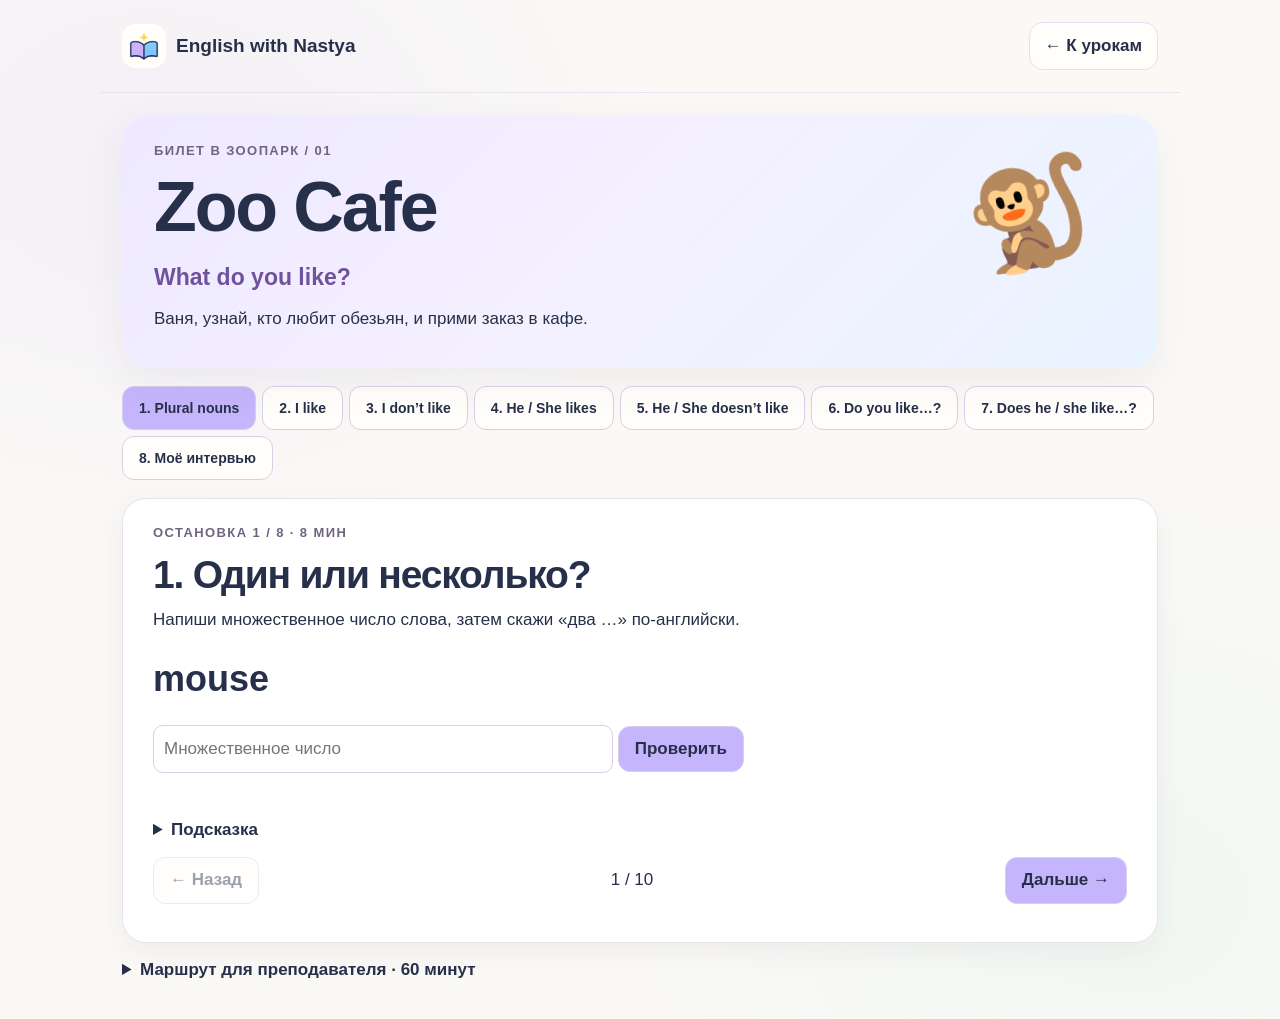
<file: lessons/zoo-cafe/index.html>
<!doctype html><html lang="ru"><meta charset="utf-8"><meta name="viewport" content="width=device-width,initial-scale=1"><title>Zoo Cafe · English with Nastya</title><link rel="icon" type="image/png" href="../../favicon.png?v=3"><meta name="theme-color" content="#faf9f6"><style>
*{box-sizing:border-box}body{margin:0;background:#fbf6e9;color:#193e35;font:17px/1.55 system-ui,sans-serif}main,header{max-width:1080px;margin:auto;padding:22px}header{display:flex;justify-content:space-between;align-items:center;border-bottom:1px solid #c8ceba;color:#365d50;font-weight:750}header b{font-family:Georgia,serif;font-size:25px}h1,h2{font-family:Georgia,serif;line-height:1.1}h1{font-size:clamp(38px,6vw,70px);margin:8px 0 14px}h2{font-size:clamp(26px,4vw,39px);margin:10px 0}p{margin:10px 0}.hero{background:#d9ebce;padding:26px 32px;border-radius:28px;position:relative;overflow:hidden}.hero:after{content:'🐒';font-size:105px;position:absolute;right:6%;top:7%;transform:rotate(-8deg)}.hero>*{position:relative;z-index:1}.ey{color:#48694f;font-weight:bold;font-size:13px;letter-spacing:1.4px}.route{display:flex;gap:6px;flex-wrap:wrap;margin:18px 0}button,input,select{font:inherit}button{cursor:pointer;background:#f0f3e7;color:#194437;border:1px solid #c5cfba;padding:9px 16px;border-radius:12px;font-weight:650}button:hover{border-color:#427753}button:focus-visible,input:focus-visible,select:focus-visible{outline:3px solid #db893b}button:disabled{opacity:.45;cursor:default}button.active,.primary{background:#215a45;color:white}.route button{font-size:14px}.panel{background:#fffef8;border:1px solid #d9ddce;border-radius:24px;padding:24px 30px}.card{background:#f4f4e9;padding:16px 20px;border-radius:16px;margin:15px 0}.prompt{font-size:clamp(23px,4vw,36px);font-weight:750;margin:18px 0}.opts,.controls{display:flex;flex-wrap:wrap;gap:10px;margin:14px 0}.opts button{background:white;font-size:20px}.controls{align-items:center;justify-content:space-between}.msg{min-height:30px;font-weight:bold;color:#256447}.warn{color:#944b16}input,select{background:white;padding:10px;border:1px solid #abc1ab;border-radius:10px;max-width:100%}input{width:min(100%,460px)}.small{font-size:14px;color:#51655b}.pics{display:flex;gap:14px;flex-wrap:wrap}.pics svg{width:min(100%,210px);border-radius:16px}table{border-collapse:collapse;text-align:center;width:100%;max-width:620px}td,th{border-bottom:1px solid #d4dbca;padding:5px}th{font-size:14px}tr.sel{background:#e7f0d8}details{margin:14px 0}summary{cursor:pointer;font-weight:700}.token{min-height:52px;background:#eef1e5;border:1px dashed #8ca881;border-radius:10px;padding:10px}.prefs{display:grid;grid-template-columns:repeat(auto-fit,minmax(185px,1fr));gap:8px}.prefs label{background:#f1f3e8;border-radius:12px;padding:9px}.prefs select{display:block;margin-top:5px;width:100%}.orange{color:#a45126}footer{margin:20px 0;font-size:14px}@media(max-width:700px){main,header{padding:14px}.hero,.panel{padding:18px}.hero:after{display:none}header span{font-size:12px}td,th{padding:3px}.route button{padding:7px 10px}}

body{background:radial-gradient(ellipse at 12% 15%,#c4b5fd22,transparent 32rem),radial-gradient(ellipse at 88% 88%,#bcebd922,transparent 30rem),#faf9f6;color:#27304a;font-family:"Nunito","Avenir Next",Avenir,"Segoe UI",sans-serif}
h1,h2{font-family:inherit;letter-spacing:-.03em}h1{font-weight:800}
header{border-color:#e8e2ef}.brand{display:flex;align-items:center;gap:10px;color:#27304a;text-decoration:none;font-size:19px;font-weight:800}.brand img{width:44px;height:44px;object-fit:contain;border-radius:14px;background:#fffefa;padding:3px}
.back-home{color:#27304a;text-decoration:none;border:1px solid #e5dff1;background:#fffefa;border-radius:14px;padding:10px 15px}.hero{background:linear-gradient(135deg,#eee9ff,#f4f0ff 47%,#e9f4ff);box-shadow:0 15px 40px #483d7510}.ey{color:#706482}.subtitle{font-size:23px;font-weight:650;color:#70519e}
.panel{background:#fff;border-color:#e8e2ef;box-shadow:0 10px 28px #483d7510}.card,.prefs label{background:#f4f0fb}button{background:#fffefa;color:#27304a;border-color:#d7cfea}button:hover{border-color:#8b76da}button.active,.primary{background:#c4b5fd;color:#27304a}.route button{min-height:44px}.small{color:#626a7c}input,select{border-color:#d7cfea;color:#27304a}.token{background:#f2eefb;border-color:#a68bc4}tr.sel{background:#eee9ff}td,th{border-color:#e5dff1}a:focus-visible{outline:3px solid #7055a6;outline-offset:3px}
@media(max-width:600px){header{flex-wrap:wrap}.brand{font-size:17px}}
</style><header><a class="brand" href="../../index.html"><img src="../../favicon.png?v=3" alt="">English with Nastya</a><a class="back-home" href="../../index.html">← К урокам</a></header><main><div class="hero"><div class="ey">БИЛЕТ В ЗООПАРК / 01</div><h1>Zoo Cafe</h1><p class="subtitle">What do you like?</p><p>Ваня, узнай, кто любит обезьян, и прими заказ в кафе.</p></div><nav class="route" id="nav"></nav><section class="panel" id="panel"></section><details><summary>Маршрут для преподавателя · 60 минут</summary><p>8 минут на два задания по множественному числу. Затем шесть коротких блоков (6 + 6 + 8 + 8 + 8 + 8 минут). В каждом прочитайте один пример, выберите форму, затем составьте фразы по таблице или соберите вопрос и примените его в кафе. Последние 8 минут — интервью. При демонстрации экрана он отвечает голосом, ты нажимаешь кнопки.</p></details></main><script>
const cards = (kind, ...indices) => indices.map(index => ({kind, index}));
const route = [
  {name:'Plural nouns', minutes:8, cards:cards('plural',0,1,2,3,4,5,6,7,8,9)},
  {name:'I like', minutes:6, cards:[...cards('rule',0), ...cards('family',0,2,6,8), ...cards('cafe',0)]},
  {name:'I don’t like', minutes:6, cards:[...cards('rule',1), ...cards('family',4,10), ...cards('cafe',2)]},
  {name:'He / She likes', minutes:8, cards:[...cards('rule',2), ...cards('family',5,7,9), ...cards('cafe',1)]},
  {name:'He / She doesn’t like', minutes:8, cards:[...cards('rule',3), ...cards('family',1,3,11), ...cards('cafe',3)]},
  {name:'Do you like…?', minutes:8, cards:[...cards('rule',4), ...cards('question',0,1,6), ...cards('cafe',4)]},
  {name:'Does he / she like…?', minutes:8, cards:[...cards('rule',5), ...cards('question',2,3,4,5), ...cards('cafe',5)]},
  {name:'Моё интервью', minutes:8, cards:cards('interview',0)}
];
const positions = route.map(() => 0);
let section = 0, chosen = [];
const families=['Alison','Jamie','Mum','Dad'], animals=['elephants','snakes','monkeys'],likes=[[1,0,1],[0,0,1],[1,1,1],[1,0,0]],faces=['☹️','🙂'];
const plurals=[['mouse','mice'],['box','boxes'],['baby','babies'],['monkey','monkeys'],['sheep','sheep'],['child','children'],['It is a frog.','They are frogs.'],['It is a mouse.','They are mice.'],['The monkey is funny.','The monkeys are funny.'],['The sheep is white.','The sheep are white.']];
const rules=[
['Что нравится мне?','I like monkeys.','Мне нравятся обезьяны. Когда говоришь о себе, используй I like.','I ___ lions. 🙂',['like','likes'],'like'],
['А если мне не нравится?','I don’t like elephants.','Мне не нравятся слоны. Добавь don’t перед like.','I ___ giraffes. ☹️',['like','don’t like'],'don’t like'],
['Что нравится другому?','He likes chicken.','После he, she или имени одного человека к like добавляем -s.','Alison ___ monkeys. 🙂',['likes','like'],'likes'],
['Как сказать «ему не нравится»?','He doesn’t like vegetables.','С he или she ставим doesn’t, а после него пишем like без s.','She doesn’t ___ snakes.',['likes','like'],'like'],
['Как спросить собеседника?','Do you like chips?','Спроси о собеседнике с помощью Do you like …? Ответь за себя: Yes, I do. / No, I don’t.','___ you like eggs?',['Does','Do'],'Do'],
['Как спросить о ком-то?','Does he like eggs?','Чтобы спросить о нём или о ней, поставь Does перед he или she. После них используй like без -s.','Does Dad ___ monkeys?',['likes','like'],'like']];
const quiz=[
['Спроси, любит ли собеседник львов.','Do you like lions?',null],
['Ответь за себя. Ты любишь львов 🙂','Yes, I do.',['Yes, I do.','Yes, I does.','No, I don’t.']],
['Спроси, любит ли она змей.','Does she like snakes?',null],
['Mum любит змей 🙂. Does she like snakes?','Yes, she does.',['Yes, she does.','Yes, she is.','No, she doesn’t.']],
['Спроси, любит ли папа обезьян.','Does Dad like monkeys?',null],
['Dad не любит обезьян ☹️. Does he like monkeys?','No, he doesn’t.',['No, he don’t.','No, he doesn’t.','Yes, he does.']],
['Ответь за себя. Ты не любишь змей ☹️. Do you like snakes?','No, I don’t.',['No, I don’t.','No, I am not.','Yes, I do.']]];
const cafe=[
['🍕','Скажи за себя: «Мне нравится пицца».','I like pizza.'],
['🍗','Скажи про него: «Ему нравится курица».','He likes chicken.'],
['🍔','Скажи за себя: «Я не люблю бургеры».','I don’t like burgers.'],
['🥦','Скажи про него: «Он не любит овощи».','He doesn’t like vegetables.'],
['🍟','Спроси собеседника, любит ли он картошку фри.','Do you like chips?'],
['🥚','Спроси, любит ли она яйца.','Does she like eggs?']];
const myWords=['🦓 zebras','🐘 elephants','🐍 snakes','🐒 monkeys','🦁 lions','🐸 frogs'],prefs=Array(6).fill('');
const panel=document.querySelector('#panel'),nav=document.querySelector('#nav');const norm=s=>s.toLowerCase().replace(/[’‘]/g,"'").replace(/do not/g,"don't").replace(/does not/g,"doesn't").replace(/[.,!?]/g,'').replace(/\s+/g,' ').trim();
function go(next){section=next;chosen=[];draw()}
function move(direction){
  const next=positions[section]+direction;
  if(next===route[section].cards.length){
    if(section+1<route.length){positions[section+1]=0;go(section+1)}
  }else if(next>=0){positions[section]=next;chosen=[];draw()}
}
function check(g,e){const ok=norm(g)===norm(e);let msg=document.querySelector('#msg');msg.className=ok?'msg':'msg warn';msg.textContent=ok?'✓ Верно! Прочитай вслух: '+e:'Попробуй ещё раз. Можно открыть подсказку ниже.'}
function options(arr,answer){return '<div class="opts">'+arr.map((v,i)=>'<button data-opt="'+i+'">'+v+'</button>').join('')+'</div>'}
function entry(label){return '<form><input aria-label="'+label+'" autocapitalize="none" autocomplete="off" spellcheck="false" placeholder="'+label+'"> <button class="primary">Проверить</button></form>'}
function table(row){return '<table><thead><tr><th>Кто</th>'+['🐘 elephants','🐍 snakes','🐒 monkeys'].map(s=>'<th>'+s+'</th>').join('')+'</tr></thead><tbody>'+families.map((s,r)=>'<tr class="'+(row===r?'sel':'')+'"><th>'+s+'</th>'+likes[r].map(b=>'<td aria-label="'+(b?'нравится':'не нравится')+'">'+faces[b]+'</td>').join('')+'</tr>').join('')+'</tbody></table>'}
function crop(x,y,w,h){return '<svg role="img" aria-label="Иллюстрация к примеру из учебника" viewBox="'+[x,y,w,h].join(' ')+'"><image href="zoo.png" width="685" height="517"/></svg>'}
function draw(){const block=route[section],step=positions[section],{kind,index:i}=block.cards[step];let html='',hint='',ans='',opts=[],tokens=[];nav.innerHTML=route.map((s,n)=>'<button class="'+(section===n?'active':'')+'" onclick="go('+n+')">'+(n+1)+'. '+s.name+'</button>').join('');
if(kind==='plural'){const sentence=i>=6;html='<h2>'+(sentence?'2. Из одного — несколько':'1. Один или несколько?')+'</h2><p>'+(sentence?'Перепиши предложение во множественном числе.':'Напиши множественное число слова, затем скажи «два …» по-английски.')+'</p><div class="prompt">'+plurals[i][0]+'</div>'+entry(sentence?'Предложение':'Множественное число');ans=plurals[i][1];hint=sentence?'It is a … → They are … . С артиклем the сохраняй the.':'Проверь окончание. У некоторых слов особая форма, а sheep не меняется.'}
if(kind==='rule'){const r=rules[i];html='<h2>'+r[0]+'</h2><div class="card">'+(i<2?'<div class="pics">'+(i===0?crop(33,65,174,122):crop(236,65,180,122))+'</div>':'')+'<div class="prompt">'+r[1]+'</div><p>'+r[2]+'</p></div><p>Вставь слово и прочитай предложение.</p><strong>'+r[3]+'</strong>'+options(r[4]);ans=r[5];opts=r[4];hint=r[1]}
if(kind==='family'){const row=Math.floor(i/3),col=i%3,first=(i%2===0),pos=likes[row][col];const start=first?'I':families[row];ans=start+' '+(first?(pos?'like':'don’t like'):(pos?'likes':'doesn’t like'))+' '+animals[col]+'.';html='<h2>Кто каких животных любит?</h2><p>🙂 нравится &nbsp; ☹️ не нравится</p>'+table(row)+'<div class="card"><b>'+(first?'Ты играешь роль '+families[row]+'. Говори от первого лица.':'Расскажи о '+families[row]+'. Начни с имени.')+'</b><p>'+start+' … '+animals[col]+'.</p></div>'+entry('Напиши целую фразу');hint=rules[section-1][1]}
if(kind==='question'){const q=quiz[i];ans=q[1];opts=q[2]||[];html='<h2>Спроси и ответь</h2><div class="card">'+q[0]+'</div>';if(opts.length)html+=options(opts);else{let words=ans.replace('?','').split(' ');tokens=[words[2],words[3],words[0],words[1]];html+='<p>Нажимай на слова по порядку.</p><div class="token" id="assembled">…</div><div class="opts">'+tokens.map((t,j)=>'<button data-token="'+j+'">'+t+'</button>').join('')+'</div><button id="undo">Сбросить слова</button> <button class="primary" id="test">Проверить</button>'}hint=rules[section-1][2]}
if(kind==='cafe'){let q=cafe[i];ans=q[2];html='<h2>Заказ в Zoo Cafe</h2><div class="card"><span style="font-size:48px">'+q[0]+'</span><p>'+q[1]+'</p></div>'+entry('Предложение по-английски')+'<details><summary>Меню со словариком</summary>pizza — пицца · chicken — курица · burgers — бургеры · vegetables — овощи · chips — картошка фри · eggs — яйца</details>';hint=rules[section-1][1]}
if(kind==='interview'){html='<h2>What do you like?</h2><p>Отметь, какие животные тебе нравятся. Скажи про каждого по-английски, а затем открой свой рассказ.</p><div class="prefs">'+myWords.map((w,j)=>'<label>'+w+'<select data-pref="'+j+'"><option value="">Выбери</option><option value="yes">🙂 Нравятся</option><option value="no">☹️ Не нравятся</option></select></label>').join('')+'</div><div class="opts"><button id="report">Показать мой рассказ</button></div><div id="story" aria-live="polite"></div><div class="card"><b>Поменяйтесь ролями</b><p>Спроси учителя про двух животных и одно блюдо: <b>Do you like …?</b> Выслушай ответы. Расскажи о Насте: <b>She likes …</b> или <b>She doesn’t like …</b>.</p><p>Теперь учитель задаёт вопросы про других: <b>Does Mum like snakes? Does Dad like monkeys?</b> Ответь по таблице.</p>'+table(-1)+'</div><details><summary>Завершить урок и свериться</summary><p>Yes, she does. No, he doesn’t.</p><b>Zoo Cafe закрывается. Well done, Ваня!</b></details>'}
panel.innerHTML='<div class="ey">ОСТАНОВКА '+(section+1)+' / '+route.length+' · '+block.minutes+' МИН</div>'+html+(kind!=='interview'?'<div class="msg" id="msg" role="status"></div><details><summary>Подсказка</summary>'+hint+'</details><div class="controls"><button '+(step===0?'disabled':'')+' onclick="move(-1)">← Назад</button><span>'+ (step+1)+' / '+block.cards.length+'</span><button class="primary" onclick="move(1)">'+(step===block.cards.length-1?'Следующий этап':'Дальше')+' →</button></div>':'');
panel.querySelectorAll('[data-opt]').forEach(b=>b.onclick=()=>check(opts[+b.dataset.opt],ans));const f=panel.querySelector('form');if(f)f.onsubmit=e=>{e.preventDefault();check(f.querySelector('input').value,ans)};
if(tokens.length){const buttons=[...panel.querySelectorAll('[data-token]')];buttons.forEach((b,j)=>b.onclick=()=>{chosen.push(tokens[j]);b.disabled=true;document.querySelector('#assembled').textContent=chosen.join(' ')+'?'});document.querySelector('#undo').onclick=()=>{chosen=[];draw()};document.querySelector('#test').onclick=()=>check(chosen.join(' '),ans)}
if(kind==='interview'){panel.querySelectorAll('select').forEach((el,j)=>{el.value=prefs[j];el.onchange=()=>{prefs[j]=el.value;document.querySelector('#story').textContent=''}});document.querySelector('#report').onclick=()=>{document.querySelector('#story').innerHTML=prefs.some(v=>!v)?'Сначала отметь все шесть животных.':'<div class="card">'+prefs.map((v,j)=>'I '+(v==='yes'?'like':'don’t like')+' '+myWords[j].split(' ')[1]+'.').join(' ')+'</div>'}}}
draw();
</script></html>
</file>
<file: lessons/some-any/style.css>
:root{--ink:#243e35;--green:#dce9d7;--dark:#345747;--peach:#f6d5b8;--paper:#fffdf5}*{box-sizing:border-box}body{margin:0;background:#edf1e5;color:var(--ink);font-family:Arial,sans-serif}button,a,input,textarea{font:inherit}button{cursor:pointer;color:inherit;border:1px solid #bbc8b5;background:var(--paper);border-radius:14px;padding:12px 19px;transition:.2s}button:hover{transform:translateY(-2px);border-color:var(--dark)}button:focus-visible,a:focus-visible{outline:3px solid #de9160;outline-offset:3px}header{padding:24px 5%;display:flex;align-items:center;justify-content:space-between;border-bottom:1px solid #cdd7c6;font-size:12px;letter-spacing:1px}.brand{color:var(--ink);text-decoration:none;font-size:18px;font-weight:bold;letter-spacing:-.5px}main{max-width:1200px;margin:auto;padding:42px 30px}.intro{display:flex;justify-content:space-between;align-items:center;margin-bottom:35px}.eyebrow{font-size:11px;letter-spacing:2px}h1{font-family:Georgia,serif;font-size:76px;letter-spacing:-4px;margin:14px 0}h1 em{font-weight:normal}p{line-height:1.65}.intro p{font-size:17px}.stamp{border:1px solid #849b7e;border-radius:50%;width:126px;height:126px;display:grid;place-content:center;text-align:center;transform:rotate(12deg);font-family:Georgia;font-size:27px;line-height:1}.stamp i{font-size:22px;color:#a96d48}nav{display:flex;gap:8px;overflow:auto;padding-bottom:16px}nav button{white-space:nowrap;font-size:13px;background:transparent}nav .active,.primary{background:var(--dark);color:white;border-color:var(--dark)}section{background:var(--paper);border:1px solid #d5ddcc;border-radius:28px;padding:32px;min-height:480px}.sectionhead{display:flex;align-items:start;justify-content:space-between;gap:20px}h2{font:38px Georgia;margin:8px 0 14px;letter-spacing:-1px}.kicker{font-size:11px;letter-spacing:1.8px;color:#75816d}.tag{border-radius:30px;background:var(--peach);padding:10px 15px;font-size:12px;white-space:nowrap}.rule{padding:16px 20px;border-radius:15px;background:#edf1e5;margin:12px 0 24px;line-height:1.7}.rule b{color:#b36842}.grid{display:grid;grid-template-columns:1fr 1fr;gap:28px}.foods{display:grid;grid-template-columns:repeat(4,1fr);gap:10px}.food{padding:8px 4px;min-width:0}.food svg{width:100%;height:64px;display:block}.food span{font-size:12px}.food.selected{background:#dce9d7;border-color:#5b805a}.scene{background:#e8eddd;border-radius:24px;padding:18px;position:relative;min-height:280px}.scene>svg{width:100%;height:250px}.hint{font-size:13px;color:#6f7c6c}.sentence{font-size:23px;font-family:Georgia;line-height:1.7;margin:18px 0}.sentence button{font-family:Arial;font-size:15px;padding:6px 12px}.feedback{padding:12px 16px;border-radius:12px;background:#edf1e5;min-height:44px;line-height:1.5}.good{background:#dbeed8!important}.bad{background:#fbe3d4!important}.row{display:flex;gap:10px;align-items:center;flex-wrap:wrap}.exercise{padding:18px 0;border-bottom:1px solid #e4e6db}.exercise:last-child{border:0}.exercise p{margin:0 0 9px}.word{background:#f0e5d3}.built{min-height:65px;padding:12px;background:#edf1e5;border-radius:13px;margin:14px 0}.built button{padding:9px;margin:3px}.person{background:#edf1e5;padding:20px;border-radius:20px}.person h3{font:26px Georgia;margin:0}.mini{display:flex;flex-wrap:wrap;gap:6px}.mini svg{width:62px;height:62px}.card{padding:20px;background:#f4efdf;border-radius:18px}input,textarea{padding:12px;border:1px solid #bbc8b5;border-radius:10px;width:100%;background:white;color:var(--ink)}textarea{min-height:90px;resize:vertical}footer{display:flex;gap:10px;align-items:center;padding-top:22px;font-size:12px}footer span{margin-right:auto;color:#76806e}#toast{position:fixed;bottom:25px;left:50%;transform:translateX(-50%);background:var(--dark);color:white;padding:14px 24px;border-radius:16px;display:none;z-index:5}details{margin-top:12px}summary{cursor:pointer;font-size:13px}.hiddenfood{opacity:.15}.counter{font-size:13px} @media(max-width:750px){header>span{display:none}header{padding:18px}header button{font-size:11px;padding:10px}main{padding:28px 15px}h1{font-size:52px;letter-spacing:-3px}.stamp{width:85px;height:85px;font-size:21px;flex-shrink:0}.intro p{font-size:14px}.eyebrow{font-size:9px}.grid{grid-template-columns:1fr}section{padding:20px}h2{font-size:30px}.tag{display:none}.foods{grid-template-columns:repeat(4,1fr)}footer span{display:none}footer{justify-content:space-between}.sentence{font-size:21px}}
</file>
